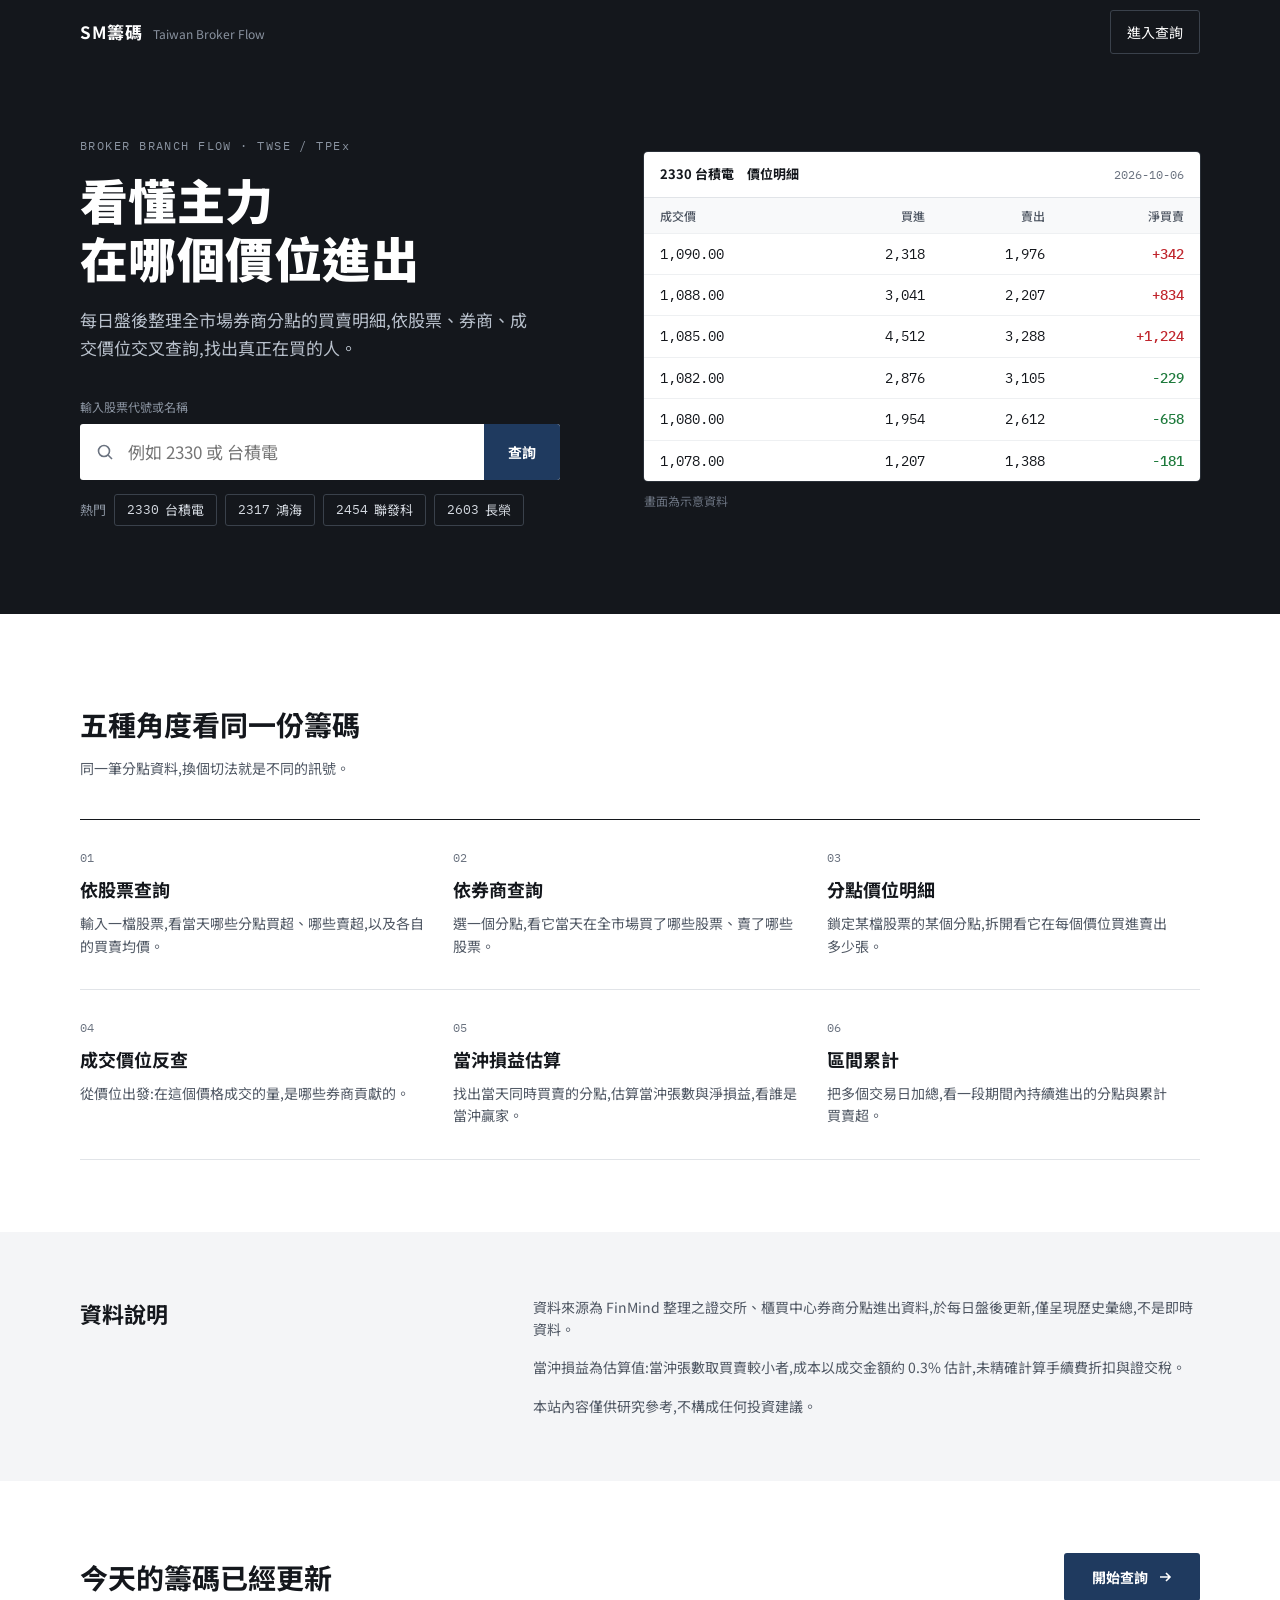
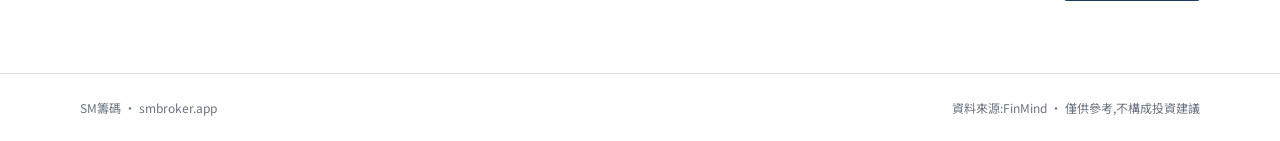
<file: index.html>
<!DOCTYPE html>
<html lang="zh-Hant">
<head>
<meta charset="utf-8" />
<meta name="viewport" content="width=device-width, initial-scale=1" />
<title>SM籌碼 — 看懂主力在哪個價位進出</title>
<meta name="description" content="SM籌碼:台股券商分點籌碼查詢。看懂主力在哪個價位進出,查個股分點買賣、成交均價、當沖贏家與區間統計。" />
<meta property="og:type" content="website" />
<meta property="og:site_name" content="SM籌碼" />
<meta property="og:title" content="SM籌碼 — 看懂主力在哪個價位進出" />
<meta property="og:description" content="台股券商分點籌碼查詢:分點買賣、成交均價、當沖贏家與區間統計。" />
<meta property="og:url" content="https://www.smbroker.app/" />
<link rel="canonical" href="https://www.smbroker.app/" />
<link rel="preconnect" href="https://fonts.googleapis.com">
<link href="https://fonts.googleapis.com/css2?family=Noto+Sans+TC:wght@400;500;700;900&family=IBM+Plex+Mono:wght@400;500&display=swap" rel="stylesheet">
<link rel="stylesheet" href="style.css">
<style>
  body { background: #FFFFFF; }

  .hero { background: var(--ink); color: #FFFFFF; }
  .hero-topbar {
    display: flex; flex-wrap: wrap; justify-content: space-between; align-items: center;
    gap: 12px; min-height: 64px;
  }
  .hero-enter-btn {
    color: #FFFFFF; font-size: 14px; text-decoration: none;
    border: 1px solid var(--line-dark); border-radius: 3px; padding: 10px 16px;
  }
  .hero-body { display: flex; flex-wrap: wrap; gap: 48px; align-items: center; padding: 72px 0 88px; }
  .hero-left { flex: 1 1 420px; min-width: 0; }
  .hero-eyebrow { font-size: 12px; letter-spacing: 0.12em; color: var(--on-dark-3); }
  .hero-title { margin: 16px 0 0; font-size: 48px; line-height: 1.2; font-weight: 900; letter-spacing: 0.01em; }
  .hero-desc { margin: 20px 0 0; font-size: 17px; color: var(--on-dark-2); max-width: 460px; }
  .hero-form { margin-top: 36px; max-width: 480px; }
  .hero-form label { display: block; font-size: 12px; color: var(--on-dark-3); margin-bottom: 8px; }
  .hero-search-box { display: flex; background: #FFFFFF; border-radius: 3px; overflow: hidden; }
  .hero-search-icon { display: flex; align-items: center; padding-left: 16px; color: var(--ink-3); }
  .hero-search-input {
    flex: 1 1 auto; min-width: 0; height: 56px; border: 0; padding: 0 14px;
    font: inherit; font-size: 17px; color: var(--ink); outline: none; background: #FFFFFF;
  }
  .hero-search-btn {
    display: flex; align-items: center; padding: 0 24px; background: var(--accent);
    color: #FFFFFF; border: 0; font: inherit; font-weight: 700; white-space: nowrap; cursor: pointer;
  }
  .hero-hot { display: flex; flex-wrap: wrap; align-items: center; gap: 8px; margin-top: 14px; font-size: 13px; }
  .hero-hot-label { color: var(--on-dark-3); }
  .hero-hot-link {
    display: inline-flex; align-items: center; min-height: 32px; padding: 0 12px;
    border: 1px solid var(--line-dark); border-radius: 3px; color: #D5DAE1; text-decoration: none;
  }

  .hero-right { flex: 1 1 460px; min-width: 0; }
  .preview-panel { background: #FFFFFF; border-radius: 4px; overflow: hidden; color: var(--ink); box-shadow: 0 0 0 1px #2A3038; }
  .preview-panel-head {
    display: flex; justify-content: space-between; align-items: center;
    padding: 12px 16px; border-bottom: 1px solid var(--border);
  }
  .preview-note { font-size: 12px; color: var(--ink-3); margin-top: 10px; }

  .features-section { max-width: 1160px; margin: 0 auto; padding: 88px 20px 72px; }
  .features-grid {
    display: grid; grid-template-columns: repeat(auto-fit, minmax(300px, 1fr));
    gap: 0; margin-top: 40px; border-top: 1px solid var(--ink);
  }
  .feature-item { padding: 28px 28px 32px 0; border-bottom: 1px solid var(--border); }
  .feature-no { font-size: 12px; color: var(--ink-3); }
  .feature-title { margin: 8px 0 0; font-size: 18px; font-weight: 700; }
  .feature-body { margin: 8px 0 0; color: var(--ink-2); font-size: 14px; }

  .data-note-section { background: var(--bg); }
  .data-note-inner { max-width: 1160px; margin: 0 auto; padding: 64px 20px; display: flex; flex-wrap: wrap; gap: 40px; }
  .data-note-col { flex: 2 1 480px; display: flex; flex-direction: column; gap: 16px; color: var(--ink-2); font-size: 14px; }

  .cta-section {
    max-width: 1160px; margin: 0 auto; padding: 72px 20px;
    display: flex; flex-wrap: wrap; justify-content: space-between; align-items: center; gap: 24px;
  }
  .cta-btn {
    display: inline-flex; align-items: center; gap: 10px; height: 48px; padding: 0 28px;
    background: var(--accent); color: #FFFFFF; border-radius: 3px; text-decoration: none; font-weight: 700;
  }

  .landing-footer { border-top: 1px solid var(--border); }
  .landing-footer-inner {
    max-width: 1160px; margin: 0 auto; padding: 24px 20px;
    display: flex; flex-wrap: wrap; justify-content: space-between; gap: 8px;
    font-size: 12px; color: var(--ink-3);
  }
</style>
</head>
<body>

<section class="hero">
  <div class="shell-landing">
    <div class="hero-topbar">
      <div style="display: flex; align-items: baseline; gap: 10px;">
        <span style="font-weight: 700; font-size: 17px; letter-spacing: 0.04em;">SM籌碼</span>
        <span style="font-size: 12px; color: var(--on-dark-3);">Taiwan Broker Flow</span>
      </div>
      <a href="stock.html" class="hero-enter-btn">進入查詢</a>
    </div>

    <div class="hero-body">
      <div class="hero-left">
        <div class="num hero-eyebrow">BROKER BRANCH FLOW · TWSE / TPEx</div>
        <h1 class="hero-title">看懂主力<br>在哪個價位進出</h1>
        <p class="hero-desc">每日盤後整理全市場券商分點的買賣明細,依股票、券商、成交價位交叉查詢,找出真正在買的人。</p>
        <form class="hero-form" onsubmit="return false;">
          <label for="hero-q">輸入股票代號或名稱</label>
          <div class="hero-search-box">
            <span class="hero-search-icon">
              <svg width="18" height="18" viewBox="0 0 18 18" aria-hidden="true"><circle cx="8" cy="8" r="5.5" fill="none" stroke="currentColor" stroke-width="1.6"></circle><path d="M12 12 L16 16" stroke="currentColor" stroke-width="1.6"></path></svg>
            </span>
            <input id="hero-q" class="hero-search-input" placeholder="例如 2330 或 台積電" onkeydown="if(event.key==='Enter') submitHeroSearch()" />
            <button type="button" class="hero-search-btn" onclick="submitHeroSearch()">查詢</button>
          </div>
          <div class="hero-hot">
            <span class="hero-hot-label">熱門</span>
            <a href="stock.html?code=2330" class="hero-hot-link"><span class="num" style="margin-right: 6px;">2330</span>台積電</a>
            <a href="stock.html?code=2317" class="hero-hot-link"><span class="num" style="margin-right: 6px;">2317</span>鴻海</a>
            <a href="stock.html?code=2454" class="hero-hot-link"><span class="num" style="margin-right: 6px;">2454</span>聯發科</a>
            <a href="stock.html?code=2603" class="hero-hot-link"><span class="num" style="margin-right: 6px;">2603</span>長榮</a>
          </div>
        </form>
      </div>

      <div class="hero-right">
        <div class="preview-panel">
          <div class="preview-panel-head">
            <span style="font-size: 13px; font-weight: 700;">2330 台積電　價位明細</span>
            <span class="num" style="font-size: 12px; color: var(--ink-3);">2026-10-06</span>
          </div>
          <div class="table-scroll">
            <table class="data-table" style="min-width: 380px;">
              <thead>
                <tr>
                  <th>成交價</th>
                  <th>買進</th>
                  <th>賣出</th>
                  <th>淨買賣</th>
                </tr>
              </thead>
              <tbody>
                <tr><td class="num">1,090.00</td><td class="num">2,318</td><td class="num">1,976</td><td class="num net-up">+342</td></tr>
                <tr><td class="num">1,088.00</td><td class="num">3,041</td><td class="num">2,207</td><td class="num net-up">+834</td></tr>
                <tr><td class="num">1,085.00</td><td class="num">4,512</td><td class="num">3,288</td><td class="num net-up">+1,224</td></tr>
                <tr><td class="num">1,082.00</td><td class="num">2,876</td><td class="num">3,105</td><td class="num net-down">-229</td></tr>
                <tr><td class="num">1,080.00</td><td class="num">1,954</td><td class="num">2,612</td><td class="num net-down">-658</td></tr>
                <tr><td class="num">1,078.00</td><td class="num">1,207</td><td class="num">1,388</td><td class="num net-down">-181</td></tr>
              </tbody>
            </table>
          </div>
        </div>
        <div class="preview-note">畫面為示意資料</div>
      </div>
    </div>
  </div>
</section>

<section class="features-section">
  <h2 style="margin: 0; font-size: 28px; font-weight: 700;">五種角度看同一份籌碼</h2>
  <p style="margin: 10px 0 0; color: var(--ink-2); max-width: 560px;">同一筆分點資料,換個切法就是不同的訊號。</p>
  <div class="features-grid">
    <div class="feature-item">
      <div class="num feature-no">01</div>
      <h3 class="feature-title">依股票查詢</h3>
      <p class="feature-body">輸入一檔股票,看當天哪些分點買超、哪些賣超,以及各自的買賣均價。</p>
    </div>
    <div class="feature-item">
      <div class="num feature-no">02</div>
      <h3 class="feature-title">依券商查詢</h3>
      <p class="feature-body">選一個分點,看它當天在全市場買了哪些股票、賣了哪些股票。</p>
    </div>
    <div class="feature-item">
      <div class="num feature-no">03</div>
      <h3 class="feature-title">分點價位明細</h3>
      <p class="feature-body">鎖定某檔股票的某個分點,拆開看它在每個價位買進賣出多少張。</p>
    </div>
    <div class="feature-item">
      <div class="num feature-no">04</div>
      <h3 class="feature-title">成交價位反查</h3>
      <p class="feature-body">從價位出發:在這個價格成交的量,是哪些券商貢獻的。</p>
    </div>
    <div class="feature-item">
      <div class="num feature-no">05</div>
      <h3 class="feature-title">當沖損益估算</h3>
      <p class="feature-body">找出當天同時買賣的分點,估算當沖張數與淨損益,看誰是當沖贏家。</p>
    </div>
    <div class="feature-item">
      <div class="num feature-no">06</div>
      <h3 class="feature-title">區間累計</h3>
      <p class="feature-body">把多個交易日加總,看一段期間內持續進出的分點與累計買賣超。</p>
    </div>
  </div>
</section>

<section class="data-note-section">
  <div class="data-note-inner">
    <div style="flex: 1 1 320px;">
      <h2 style="margin: 0; font-size: 22px; font-weight: 700;">資料說明</h2>
    </div>
    <div class="data-note-col">
      <p style="margin: 0;">資料來源為 FinMind 整理之證交所、櫃買中心券商分點進出資料,於每日盤後更新,僅呈現歷史彙總,不是即時資料。</p>
      <p style="margin: 0;">當沖損益為估算值:當沖張數取買賣較小者,成本以成交金額約 0.3% 估計,未精確計算手續費折扣與證交稅。</p>
      <p style="margin: 0;">本站內容僅供研究參考,不構成任何投資建議。</p>
    </div>
  </div>
</section>

<section class="cta-section">
  <h2 style="margin: 0; font-size: 28px; font-weight: 700;">今天的籌碼已經更新</h2>
  <a href="stock.html" class="cta-btn">開始查詢
    <svg width="14" height="14" viewBox="0 0 14 14" aria-hidden="true"><path d="M2 7 H12 M8 3 L12 7 L8 11" fill="none" stroke="currentColor" stroke-width="1.6"></path></svg>
  </a>
</section>

<footer class="landing-footer">
  <div class="landing-footer-inner">
    <span>SM籌碼 · smbroker.app</span>
    <span>資料來源:FinMind · 僅供參考,不構成投資建議</span>
  </div>
</footer>

<script>
  function submitHeroSearch() {
    const val = document.getElementById('hero-q').value.trim();
    if (!val) return;
    window.location.href = 'stock.html?code=' + encodeURIComponent(val);
  }
</script>

</body>
</html>
</file>
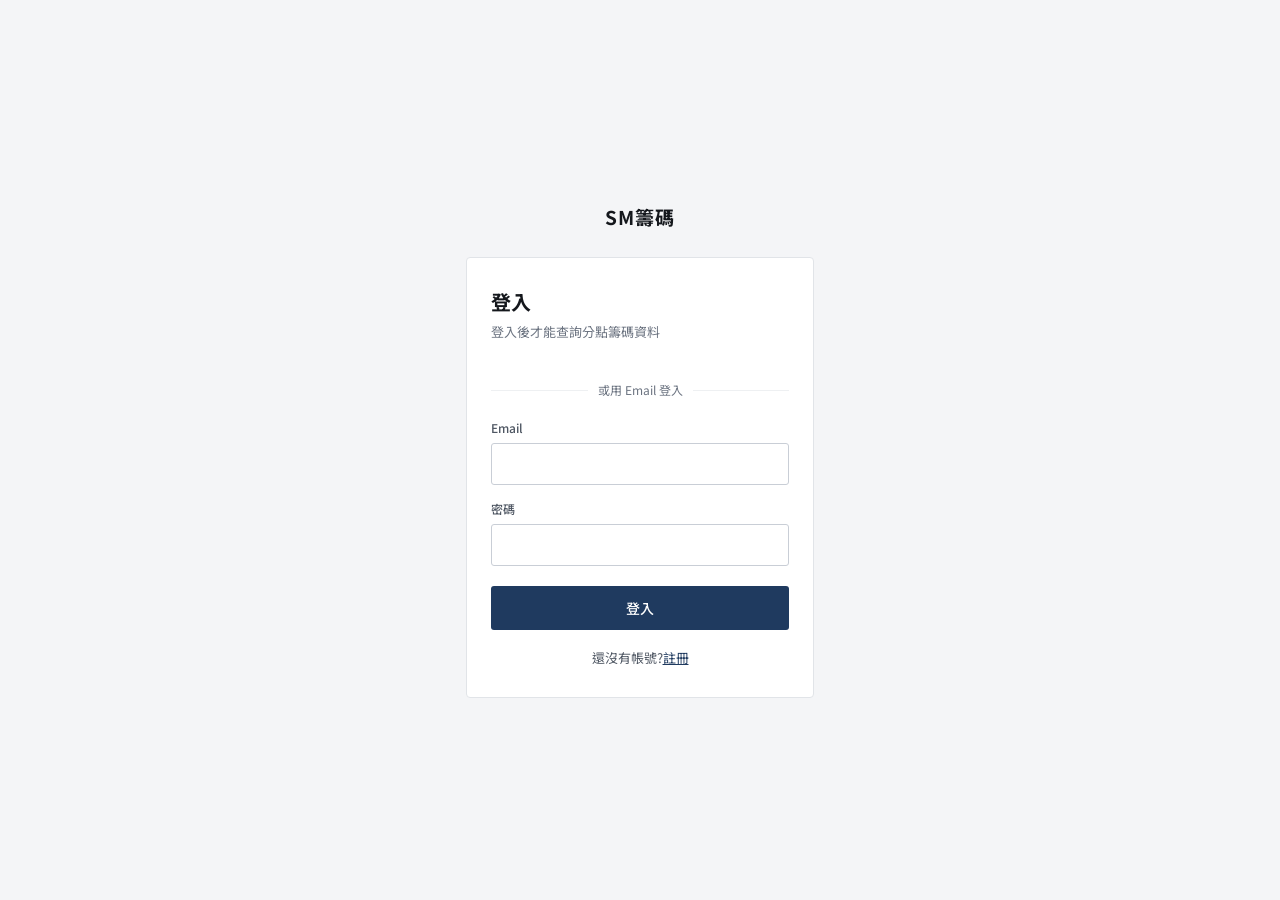
<file: broker.html>
<!DOCTYPE html>
<html lang="zh-Hant">
<head>
<meta charset="utf-8" />
<meta name="viewport" content="width=device-width, initial-scale=1" />
<title>依券商查詢 — SM籌碼</title>
<link rel="preconnect" href="https://fonts.googleapis.com">
<link href="https://fonts.googleapis.com/css2?family=Noto+Sans+TC:wght@400;500;700;900&family=IBM+Plex+Mono:wght@400;500&display=swap" rel="stylesheet">
<link rel="stylesheet" href="style.css">
</head>
<body>

<header class="topnav">
  <div class="topnav-inner">
    <a href="index.html" class="topnav-brand">
      <span class="topnav-brand-name">SM籌碼</span>
      <span class="topnav-brand-tag">Taiwan Broker Flow</span>
    </a>
    <nav class="topnav-tabs">
      <a href="stock.html" class="topnav-tab">依股票</a>
      <a href="broker.html" class="topnav-tab active">依券商</a>
      <a href="range_broker.html" class="topnav-tab">區間查詢</a>
    </nav>
    <a href="#" class="topnav-tab" onclick="logout(); return false;" style="margin-left: auto;">登出</a>
  </div>
</header>

<main class="shell-tool">

  <form class="query-form" onsubmit="return false;">
    <div class="field" style="flex: 1 1 220px;">
      <label for="q-broker">券商分點名稱</label>
      <input id="q-broker" list="brokerList" placeholder="例如 凱基信義" onkeydown="if(event.key==='Enter') handleQuery()" />
      <datalist id="brokerList"></datalist>
    </div>
    <div class="field" style="flex: 0 1 180px;">
      <label for="q-date">交易日</label>
      <input id="q-date" type="date" class="num" onkeydown="if(event.key==='Enter') handleQuery()" />
    </div>
    <button type="button" class="btn" onclick="handleQuery()">查詢</button>
  </form>

  <section class="table-panel">
    <div class="table-panel-head">
      <h2 class="table-panel-title">全市場買賣明細</h2>
      <span class="table-panel-note" id="resultNote">依淨買賣排序</span>
    </div>
    <div class="stat-row" id="queryStats"></div>
    <div class="table-scroll">
      <table class="data-table" id="resultTable">
        <thead>
          <tr>
            <th data-col="stock_id">股票代號</th>
            <th class="sort-th" data-col="buy_avg" onclick="sortTable('buy_avg')">買均價</th>
            <th class="sort-th" data-col="sell_avg" onclick="sortTable('sell_avg')">賣均價</th>
            <th class="sort-th" data-col="total_buy_lots" onclick="sortTable('total_buy_lots')">買進</th>
            <th class="sort-th" data-col="total_sell_lots" onclick="sortTable('total_sell_lots')">賣出</th>
            <th class="sort-th active" data-col="net_lots" onclick="sortTable('net_lots')">淨買賣</th>
          </tr>
        </thead>
        <tbody id="resultBody"><tr><td colspan="6" class="loading-note">請輸入券商名稱與日期後查詢</td></tr></tbody>
      </table>
    </div>
  </section>

  <footer class="page-footer">
    <span>資料來源:FinMind · 盤後彙總資料,非即時</span>
    <span id="lastUpdateNote"></span>
    <span>單位:張</span>
    <span>本站資料僅供參考,不構成任何投資建議</span>
  </footer>
</main>

<script>
  const API_BASE = 'https://sgq.vwa.mybluehost.me/broker/';

  let resultData = [];
  let sortCol = 'net_lots';
  let sortDesc = true;
  let currentBroker = '';
  let currentDate = '';
  let initialLoadDone = false;

  function logout() {
    const token = localStorage.getItem('sm_auth_token');
    if (token) {
      fetch(API_BASE + 'logout.php', {
        method: 'POST', headers: { 'Content-Type': 'application/json' }, body: JSON.stringify({ token }),
      }).catch(() => {});
    }
    localStorage.removeItem('sm_auth_token');
    window.location.href = 'login.html';
  }

  function goToLogin() {
    localStorage.removeItem('sm_auth_token');
    window.location.href = 'login.html?redirect=' + encodeURIComponent(location.pathname + location.search);
  }

  const authToken = localStorage.getItem('sm_auth_token');
  if (!authToken) { goToLogin(); }

  async function fetchJson(url) {
    const sep = url.includes('?') ? '&' : '?';
    const res = await fetch(url + sep + 'auth_token=' + encodeURIComponent(authToken));
    if (res.status === 401) { goToLogin(); throw new Error('unauthorized'); }
    if (!res.ok) throw new Error(`HTTP ${res.status}`);
    return res.json();
  }

  function downIcon() {
    return '<svg class="sort-icon" width="8" height="8" viewBox="0 0 8 8" aria-hidden="true"><path d="M1 2.5 L4 5.5 L7 2.5" fill="none" stroke="currentColor" stroke-width="1.4"></path></svg>';
  }
  function upIcon() {
    return '<svg class="sort-icon" width="8" height="8" viewBox="0 0 8 8" aria-hidden="true"><path d="M1 5.5 L4 2.5 L7 5.5" fill="none" stroke="currentColor" stroke-width="1.4"></path></svg>';
  }

  function skeletonRows(cols, rows = 6) {
    let html = '';
    for (let r = 0; r < rows; r++) {
      html += '<tr>';
      for (let c = 0; c < cols; c++) {
        const w = 40 + Math.floor(Math.random() * 50);
        html += `<td><span class="skeleton-cell" style="width:${w}px;"></span></td>`;
      }
      html += '</tr>';
    }
    return html;
  }

  function staggerRows(containerEl) {
    containerEl.querySelectorAll('tr').forEach((tr, i) => {
      tr.classList.add('row-fade-in');
      tr.style.animationDelay = Math.min(i * 20, 280) + 'ms';
    });
  }

  function updateSortHeaders(col, desc) {
    const table = document.getElementById('resultTable');
    table.querySelectorAll('thead th').forEach(th => {
      th.classList.remove('active');
      th.innerHTML = th.innerText;
    });
    const activeTh = table.querySelector(`thead th[data-col="${col}"]`);
    if (activeTh) {
      activeTh.classList.add('active');
      activeTh.innerHTML = activeTh.innerText + (desc ? downIcon() : upIcon());
    }
  }

  function updateUrl() {
    const url = new URL(window.location.href);
    url.searchParams.set('broker', currentBroker);
    url.searchParams.set('date', currentDate);
    if (!initialLoadDone) {
      history.replaceState({ broker: currentBroker, date: currentDate }, '', url);
      initialLoadDone = true;
    } else {
      history.pushState({ broker: currentBroker, date: currentDate }, '', url);
    }
  }

  async function init() {
    const allBrokerNames = await fetchJson(API_BASE + 'brokers.php');
    const dl = document.getElementById('brokerList');
    dl.innerHTML = '';
    allBrokerNames.forEach(name => {
      const opt = document.createElement('option');
      opt.value = name;
      dl.appendChild(opt);
    });

    const params = new URLSearchParams(window.location.search);
    const urlBroker = params.get('broker');
    const urlDate = params.get('date');

    const todayStr = new Date().toISOString().slice(0, 10);
    document.getElementById('q-date').value = urlDate || todayStr;

    if (urlBroker) {
      document.getElementById('q-broker').value = urlBroker;
      await loadQuery(urlBroker, urlDate || todayStr);
    }
  }

  function handleQuery() {
    const broker = document.getElementById('q-broker').value.trim();
    const date = document.getElementById('q-date').value;
    if (!broker || !date) {
      alert('請輸入券商名稱跟日期');
      return;
    }
    loadQuery(broker, date);
  }

  async function loadQuery(broker, date) {
    currentBroker = broker;
    currentDate = date;
    updateUrl();

    document.getElementById('resultBody').innerHTML = skeletonRows(6);
    const data = await fetchJson(API_BASE + `broker_query.php?broker=${encodeURIComponent(broker)}&date=${encodeURIComponent(date)}`);
    resultData = data.rows || [];

    if (resultData.length === 0) {
      document.getElementById('queryStats').innerHTML = `<span>查無資料:<b>${broker}</b> 在 <b>${date}</b> 這天沒有買賣紀錄</span>`;
      document.getElementById('resultBody').innerHTML = '<tr><td colspan="6" class="loading-note">查無資料</td></tr>';
      return;
    }

    const totalBuy = resultData.reduce((s, r) => s + r.total_buy_lots, 0);
    const totalSell = resultData.reduce((s, r) => s + r.total_sell_lots, 0);
    document.getElementById('queryStats').innerHTML = `
      <span>券商:<b>${broker}</b></span>
      <span>日期:<b class="num">${date}</b></span>
      <span>涉及股票數:<b class="num">${resultData.length}</b> 檔</span>
      <span>總買進:<b class="num" style="color: var(--up);">${totalBuy.toFixed(1)} 張</b></span>
      <span>總賣出:<b class="num" style="color: var(--down);">${totalSell.toFixed(1)} 張</b></span>
    `;
    renderTable();
  }

  function renderTable() {
    const items = [...resultData].sort((a, b) => {
      let vA = a[sortCol], vB = b[sortCol];
      if (typeof vA === 'string') return sortDesc ? vB.localeCompare(vA) : vA.localeCompare(vB);
      return sortDesc ? (vB - vA) : (vA - vB);
    });

    let html = '';
    items.forEach(it => {
      const cls = it.net_lots > 0 ? 'net-up' : (it.net_lots < 0 ? 'net-down' : '');
      html += `<tr>
        <td class="col-name">${it.stock_id}</td>
        <td class="num col-muted">${it.buy_avg.toFixed(2)}</td>
        <td class="num col-muted">${it.sell_avg.toFixed(2)}</td>
        <td class="num" style="color: var(--up);">${it.total_buy_lots.toFixed(1)}</td>
        <td class="num" style="color: var(--down);">${it.total_sell_lots.toFixed(1)}</td>
        <td class="num ${cls}">${it.net_lots > 0 ? '+' : ''}${it.net_lots.toFixed(1)}</td>
      </tr>`;
    });
    document.getElementById('resultBody').innerHTML = html;
    staggerRows(document.getElementById('resultBody'));
    updateSortHeaders(sortCol, sortDesc);
  }

  function sortTable(col) {
    if (sortCol === col) sortDesc = !sortDesc;
    else { sortCol = col; sortDesc = true; }
    renderTable();
  }

  window.addEventListener('popstate', () => {
    const params = new URLSearchParams(window.location.search);
    const broker = params.get('broker');
    const date = params.get('date');
    if (broker && date) {
      document.getElementById('q-broker').value = broker;
      document.getElementById('q-date').value = date;
      loadQuery(broker, date);
    }
  });

  async function loadLastUpdateNote() {
    try {
      const res = await fetch('https://api.github.com/repos/Ejacu/broker-dashboard/actions/workflows/daily_broker_update.yml/runs?status=success&per_page=1');
      const data = await res.json();
      const run = data.workflow_runs && data.workflow_runs[0];
      if (!run) return;
      const taipei = new Date(run.created_at).toLocaleString('zh-TW', {
        timeZone: 'Asia/Taipei', year: 'numeric', month: '2-digit', day: '2-digit', hour: '2-digit', minute: '2-digit'
      });
      document.getElementById('lastUpdateNote').innerText = `資料最後更新:${taipei}(台灣時間)`;
    } catch (e) { /* 這個資訊非必要,拿不到就算了,不影響主功能 */ }
  }
  loadLastUpdateNote();

  init().catch(err => {
    document.getElementById('resultBody').innerHTML = `<tr><td colspan="6" class="loading-note">載入失敗:${err.message}</td></tr>`;
  });
</script>

</body>
</html>
</file>
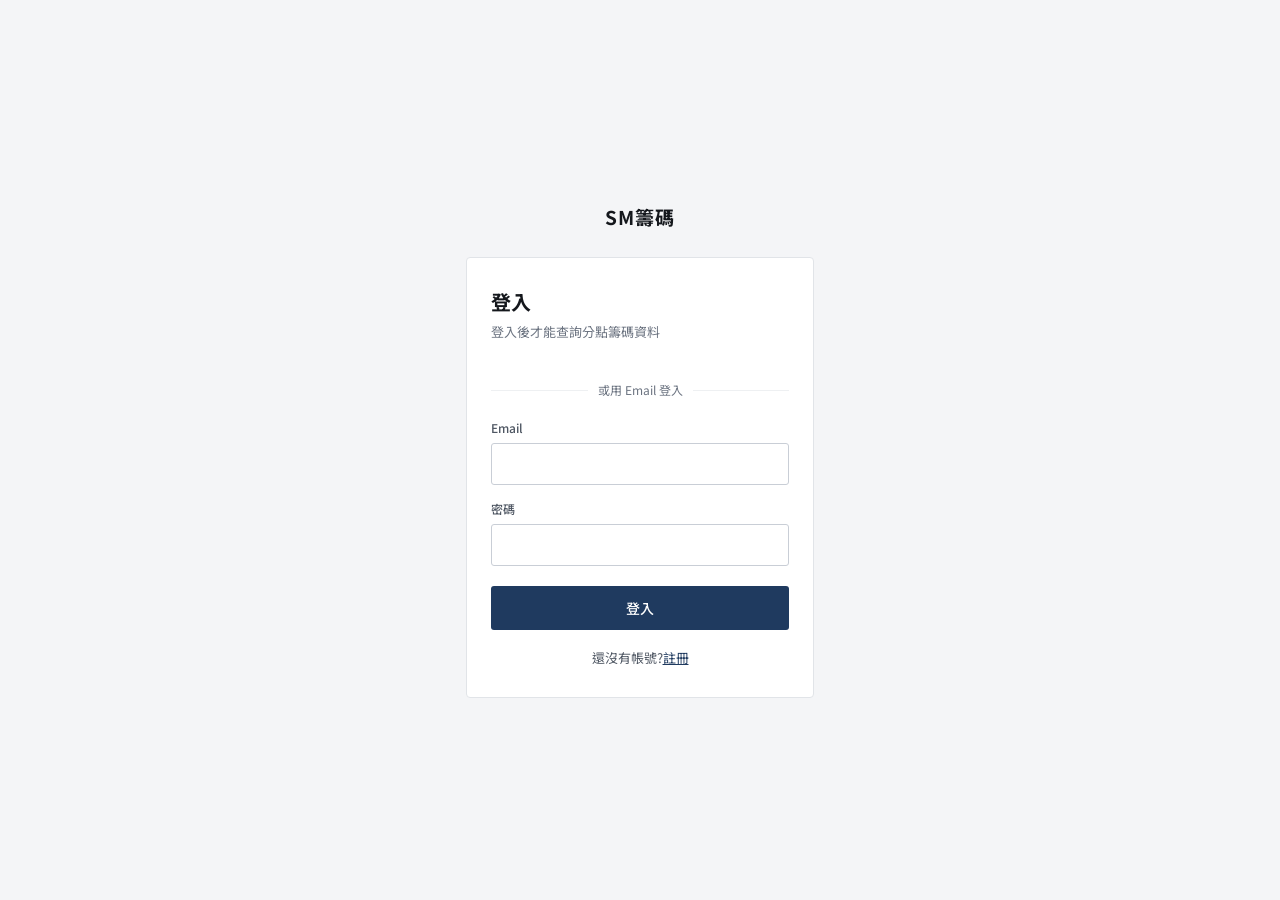
<file: login.html>
<!DOCTYPE html>
<html lang="zh-Hant">
<head>
<meta charset="utf-8" />
<meta name="robots" content="noindex" />
<meta name="viewport" content="width=device-width, initial-scale=1" />
<title>登入 — SM籌碼</title>
<link rel="preconnect" href="https://fonts.googleapis.com">
<link href="https://fonts.googleapis.com/css2?family=Noto+Sans+TC:wght@400;500;700;900&family=IBM+Plex+Mono:wght@400;500&display=swap" rel="stylesheet">
<link rel="stylesheet" href="style.css">
<script src="https://accounts.google.com/gsi/client" async defer></script>
<style>
  body { display: flex; align-items: center; justify-content: center; min-height: 100vh; }
  .auth-card { width: 100%; max-width: 380px; padding: 16px; }
  .auth-panel { background: var(--surface); border: 1px solid var(--border); border-radius: 4px; padding: 28px 24px; }
  .auth-title { margin: 0 0 4px; font-size: 20px; font-weight: 700; }
  .auth-brand { text-align: center; margin-bottom: 24px; }
  .auth-sub { margin: 0 0 20px; font-size: 13px; color: var(--ink-3); }
  .auth-field { display: flex; flex-direction: column; gap: 6px; margin-bottom: 14px; }
  .auth-field label { font-size: 12px; color: var(--ink-2); font-weight: 500; }
  .auth-field input {
    height: 42px; box-sizing: border-box; border: 1px solid var(--input-border);
    border-radius: 3px; padding: 0 12px; font: inherit; font-size: 14px; color: var(--ink); background: var(--surface);
  }
  .auth-btn {
    width: 100%; height: 44px; border: 0; border-radius: 3px; background: var(--accent);
    color: #FFFFFF; font: inherit; font-weight: 500; font-size: 14px; cursor: pointer; margin-top: 6px;
  }
  .auth-btn:hover { background: #0F2440; }
  .auth-error { font-size: 13px; color: var(--up); margin-top: 10px; display: none; }
  .auth-foot { text-align: center; font-size: 13px; color: var(--ink-2); margin-top: 18px; }
  .auth-divider { display: flex; align-items: center; gap: 10px; margin: 18px 0; font-size: 12px; color: var(--ink-3); }
  .auth-divider::before, .auth-divider::after { content: ''; flex: 1; height: 1px; background: var(--border-soft); }
  #googleBtn { display: flex; justify-content: center; margin-bottom: 4px; }
</style>
</head>
<body>

<div class="auth-card">
  <div class="auth-brand">
    <span style="font-weight: 700; font-size: 19px; letter-spacing: 0.04em; color: var(--ink);">SM籌碼</span>
  </div>
  <div class="auth-panel">
    <h1 class="auth-title">登入</h1>
    <p class="auth-sub">登入後才能查詢分點籌碼資料</p>

    <div id="googleBtn"></div>
    <div class="auth-divider">或用 Email 登入</div>

    <form onsubmit="return false;">
      <div class="auth-field">
        <label for="email">Email</label>
        <input id="email" type="email" autocomplete="username" onkeydown="if(event.key==='Enter') doLogin()" />
      </div>
      <div class="auth-field">
        <label for="password">密碼</label>
        <input id="password" type="password" autocomplete="current-password" onkeydown="if(event.key==='Enter') doLogin()" />
      </div>
      <button type="button" class="auth-btn" onclick="doLogin()">登入</button>
      <div class="auth-error" id="errorMsg"></div>
    </form>
    <div class="auth-foot">還沒有帳號?<a href="#" id="registerLink">註冊</a></div>
  </div>
</div>

<script>
  const API_BASE = 'https://sgq.vwa.mybluehost.me/broker/';

  const params = new URLSearchParams(window.location.search);
  const redirect = params.get('redirect') || 'stock.html';
  document.getElementById('registerLink').href = 'register.html?redirect=' + encodeURIComponent(redirect);

  // 已經登入過就直接跳走,不用再看一次登入頁
  if (localStorage.getItem('sm_auth_token')) {
    window.location.href = redirect;
  }

  const GOOGLE_CLIENT_ID = '105409233217-i3or2ffhst67bbhis9le86qm0ldp7ovo.apps.googleusercontent.com';

  window.onload = function () {
    if (typeof google === 'undefined') return;
    google.accounts.id.initialize({ client_id: GOOGLE_CLIENT_ID, callback: handleGoogleCredential });
    google.accounts.id.renderButton(document.getElementById('googleBtn'), { theme: 'outline', size: 'large', width: 332, text: 'continue_with' });
  };

  async function handleGoogleCredential(response) {
    const errorEl = document.getElementById('errorMsg');
    errorEl.style.display = 'none';
    try {
      const res = await fetch(API_BASE + 'google_login.php', {
        method: 'POST',
        headers: { 'Content-Type': 'application/json' },
        body: JSON.stringify({ credential: response.credential }),
      });
      const data = await res.json();
      if (!res.ok) {
        errorEl.innerText = 'Google 登入失敗,請稍後再試';
        errorEl.style.display = 'block';
        return;
      }
      localStorage.setItem('sm_auth_token', data.token);
      localStorage.setItem('sm_auth_expires', data.expires_at);
      window.location.href = redirect;
    } catch (e) {
      errorEl.innerText = '連線失敗,請稍後再試';
      errorEl.style.display = 'block';
    }
  }

  async function doLogin() {
    const email = document.getElementById('email').value.trim();
    const password = document.getElementById('password').value;
    const errorEl = document.getElementById('errorMsg');
    errorEl.style.display = 'none';

    if (!email || !password) {
      errorEl.innerText = '請輸入 Email 跟密碼';
      errorEl.style.display = 'block';
      return;
    }

    try {
      const res = await fetch(API_BASE + 'login.php', {
        method: 'POST',
        headers: { 'Content-Type': 'application/json' },
        body: JSON.stringify({ email, password }),
      });
      const data = await res.json();
      if (!res.ok) {
        errorEl.innerText = data.error === 'invalid_credentials' ? 'Email 或密碼不正確' : '登入失敗,請稍後再試';
        errorEl.style.display = 'block';
        return;
      }
      localStorage.setItem('sm_auth_token', data.token);
      localStorage.setItem('sm_auth_expires', data.expires_at);
      window.location.href = redirect;
    } catch (e) {
      errorEl.innerText = '連線失敗,請稍後再試';
      errorEl.style.display = 'block';
    }
  }
</script>

</body>
</html>
</file>
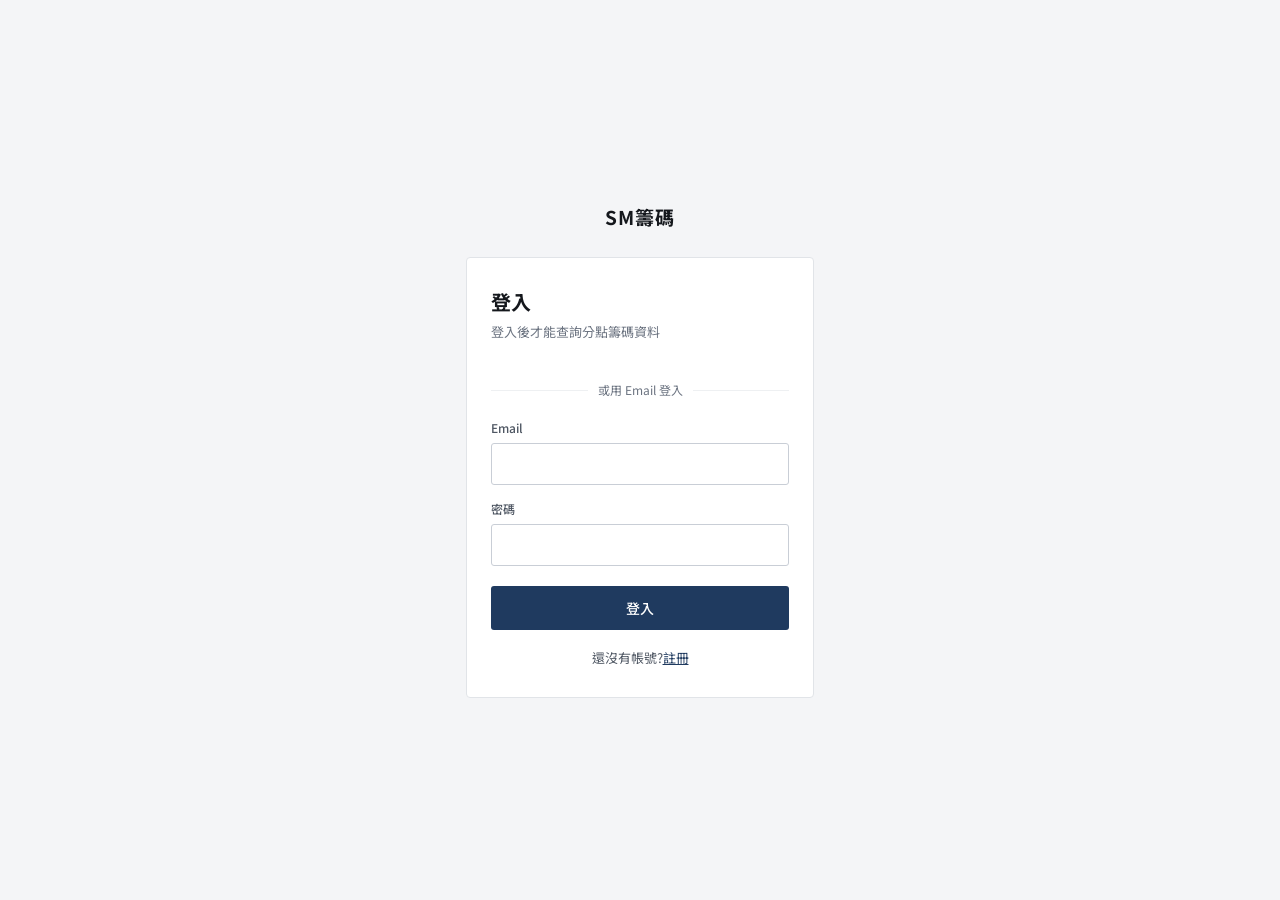
<file: range_broker.html>
<!DOCTYPE html>
<html lang="zh-Hant">
<head>
<meta charset="utf-8" />
<meta name="viewport" content="width=device-width, initial-scale=1" />
<title>全市場券商區間查詢 — SM籌碼</title>
<link rel="preconnect" href="https://fonts.googleapis.com">
<link href="https://fonts.googleapis.com/css2?family=Noto+Sans+TC:wght@400;500;700;900&family=IBM+Plex+Mono:wght@400;500&display=swap" rel="stylesheet">
<link rel="stylesheet" href="style.css">
</head>
<body>

<header class="topnav">
  <div class="topnav-inner">
    <a href="index.html" class="topnav-brand">
      <span class="topnav-brand-name">SM籌碼</span>
      <span class="topnav-brand-tag">Taiwan Broker Flow</span>
    </a>
    <nav class="topnav-tabs">
      <a href="stock.html" class="topnav-tab">依股票</a>
      <a href="broker.html" class="topnav-tab">依券商</a>
      <a href="range_broker.html" class="topnav-tab active">區間查詢</a>
    </nav>
    <a href="#" class="topnav-tab" onclick="logout(); return false;" style="margin-left: auto;">登出</a>
  </div>
</header>

<main class="shell-tool">

  <form class="query-form" onsubmit="return false;">
    <div class="field" style="flex: 1 1 220px;">
      <label for="q-broker">券商分點名稱</label>
      <input id="q-broker" list="brokerList" placeholder="例如 凱基信義" />
      <datalist id="brokerList"></datalist>
    </div>
    <div class="field" style="flex: 0 1 160px;">
      <label for="q-start">起</label>
      <input id="q-start" type="date" class="num" />
    </div>
    <div class="field" style="flex: 0 1 160px;">
      <label for="q-end">迄</label>
      <input id="q-end" type="date" class="num" />
    </div>
    <button type="button" class="btn" onclick="loadRange()">查詢</button>
    <a href="range_stock.html" class="text-link">改查單一股票在區間內的分點</a>
  </form>

  <section class="table-panel">
    <div class="table-panel-head">
      <h2 class="table-panel-title">各股票區間彙總</h2>
      <span class="table-panel-note">依淨買賣排序</span>
    </div>
    <div class="stat-row" id="rangeStats"></div>
    <div class="table-scroll">
      <table class="data-table" id="resultTable">
        <thead>
          <tr>
            <th data-col="stock_id">股票代號</th>
            <th class="sort-th" data-col="buy_avg" onclick="sortTable('buy_avg')">買均價</th>
            <th class="sort-th" data-col="sell_avg" onclick="sortTable('sell_avg')">賣均價</th>
            <th class="sort-th" data-col="total_buy_lots" onclick="sortTable('total_buy_lots')">總買進</th>
            <th class="sort-th" data-col="total_sell_lots" onclick="sortTable('total_sell_lots')">總賣出</th>
            <th class="sort-th active" data-col="net_lots" onclick="sortTable('net_lots')">淨買賣超</th>
          </tr>
        </thead>
        <tbody id="resultBody"><tr><td colspan="6" class="loading-note">請輸入券商名稱與日期區間後查詢</td></tr></tbody>
      </table>
    </div>

    <div id="detailPanel" style="display:none; border-top: 1px dashed var(--border); margin-top: 8px;">
      <div style="padding: 14px 16px 0; font-size: 14px; font-weight: 700;" id="detailTitle"></div>
      <div class="table-scroll" style="padding: 10px 16px 16px;">
        <table class="data-table">
          <thead>
            <tr>
              <th>日期</th>
              <th>買均價</th>
              <th>賣均價</th>
              <th>買進</th>
              <th>賣出</th>
              <th>淨買賣超</th>
            </tr>
          </thead>
          <tbody id="detailBody"></tbody>
        </table>
      </div>
    </div>
  </section>

  <footer class="page-footer">
    <span>資料來源:FinMind · 盤後彙總資料,非即時</span>
    <span id="lastUpdateNote"></span>
    <span>單位:張</span>
    <span>本站資料僅供參考,不構成任何投資建議</span>
  </footer>
</main>

<script>
  const API_BASE = 'https://sgq.vwa.mybluehost.me/broker/';

  let rangeData = [];
  let sortCol = 'net_lots';
  let sortDesc = true;
  let currentBroker = '';
  let currentStart = '';
  let currentEnd = '';
  let activeStock = '';

  function logout() {
    const token = localStorage.getItem('sm_auth_token');
    if (token) {
      fetch(API_BASE + 'logout.php', {
        method: 'POST', headers: { 'Content-Type': 'application/json' }, body: JSON.stringify({ token }),
      }).catch(() => {});
    }
    localStorage.removeItem('sm_auth_token');
    window.location.href = 'login.html';
  }

  function goToLogin() {
    localStorage.removeItem('sm_auth_token');
    window.location.href = 'login.html?redirect=' + encodeURIComponent(location.pathname + location.search);
  }

  const authToken = localStorage.getItem('sm_auth_token');
  if (!authToken) { goToLogin(); }

  async function fetchJson(url) {
    const sep = url.includes('?') ? '&' : '?';
    const res = await fetch(url + sep + 'auth_token=' + encodeURIComponent(authToken));
    if (res.status === 401) { goToLogin(); throw new Error('unauthorized'); }
    if (!res.ok) throw new Error(`HTTP ${res.status}`);
    return res.json();
  }

  function downIcon() {
    return '<svg class="sort-icon" width="8" height="8" viewBox="0 0 8 8" aria-hidden="true"><path d="M1 2.5 L4 5.5 L7 2.5" fill="none" stroke="currentColor" stroke-width="1.4"></path></svg>';
  }
  function upIcon() {
    return '<svg class="sort-icon" width="8" height="8" viewBox="0 0 8 8" aria-hidden="true"><path d="M1 5.5 L4 2.5 L7 5.5" fill="none" stroke="currentColor" stroke-width="1.4"></path></svg>';
  }

  function skeletonRows(cols, rows = 6) {
    let html = '';
    for (let r = 0; r < rows; r++) {
      html += '<tr>';
      for (let c = 0; c < cols; c++) {
        const w = 40 + Math.floor(Math.random() * 50);
        html += `<td><span class="skeleton-cell" style="width:${w}px;"></span></td>`;
      }
      html += '</tr>';
    }
    return html;
  }

  function staggerRows(containerEl) {
    containerEl.querySelectorAll('tr').forEach((tr, i) => {
      tr.classList.add('row-fade-in');
      tr.style.animationDelay = Math.min(i * 20, 280) + 'ms';
    });
  }

  function updateSortHeaders(col, desc) {
    const table = document.getElementById('resultTable');
    table.querySelectorAll('thead th').forEach(th => {
      th.classList.remove('active');
      th.innerHTML = th.innerText;
    });
    const activeTh = table.querySelector(`thead th[data-col="${col}"]`);
    if (activeTh) {
      activeTh.classList.add('active');
      activeTh.innerHTML = activeTh.innerText + (desc ? downIcon() : upIcon());
    }
  }

  async function init() {
    const allBrokerNames = await fetchJson(API_BASE + 'brokers.php');
    const dl = document.getElementById('brokerList');
    dl.innerHTML = '';
    allBrokerNames.forEach(name => {
      const opt = document.createElement('option');
      opt.value = name;
      dl.appendChild(opt);
    });

    const params = new URLSearchParams(window.location.search);
    const today = new Date();
    const weekAgo = new Date(today);
    weekAgo.setDate(weekAgo.getDate() - 7);
    document.getElementById('q-end').value = params.get('end') || today.toISOString().slice(0, 10);
    document.getElementById('q-start').value = params.get('start') || weekAgo.toISOString().slice(0, 10);

    const broker = params.get('broker');
    if (broker) {
      document.getElementById('q-broker').value = broker;
      await loadRange();
    }
  }

  function updateUrl() {
    const url = new URL(window.location.href);
    url.searchParams.set('broker', currentBroker);
    url.searchParams.set('start', currentStart);
    url.searchParams.set('end', currentEnd);
    history.replaceState({}, '', url);
  }

  async function loadRange() {
    const broker = document.getElementById('q-broker').value.trim();
    const start = document.getElementById('q-start').value;
    const end = document.getElementById('q-end').value;
    if (!broker || !start || !end) {
      alert('請輸入券商名稱與日期區間');
      return;
    }
    currentBroker = broker;
    currentStart = start;
    currentEnd = end;
    updateUrl();

    document.getElementById('detailPanel').style.display = 'none';
    document.getElementById('resultBody').innerHTML = skeletonRows(6);

    const data = await fetchJson(API_BASE + `range_broker_summary.php?broker=${encodeURIComponent(broker)}&start=${start}&end=${end}`);
    rangeData = data.rows || [];

    if (rangeData.length === 0) {
      document.getElementById('rangeStats').innerHTML = `<span>查無資料:<b>${broker}</b> 在 <b>${start} ~ ${end}</b> 這段期間沒有交易紀錄</span>`;
      document.getElementById('resultBody').innerHTML = '<tr><td colspan="6" class="loading-note">查無資料</td></tr>';
      return;
    }

    const totalBuy = rangeData.reduce((s, r) => s + r.total_buy_lots, 0);
    const totalSell = rangeData.reduce((s, r) => s + r.total_sell_lots, 0);
    document.getElementById('rangeStats').innerHTML = `
      <span>券商:<b class="num">${broker}</b></span>
      <span>區間:<b class="num">${start} ~ ${end}</b></span>
      <span>涉及股票數:<b class="num">${rangeData.length}</b> 檔</span>
      <span>總買進:<b class="num" style="color: var(--up);">${totalBuy.toFixed(1)} 張</b></span>
      <span>總賣出:<b class="num" style="color: var(--down);">${totalSell.toFixed(1)} 張</b></span>
    `;
    renderTable();
  }

  function renderTable() {
    const items = [...rangeData].sort((a, b) => {
      let vA = a[sortCol], vB = b[sortCol];
      if (typeof vA === 'string') return sortDesc ? vB.localeCompare(vA) : vA.localeCompare(vB);
      return sortDesc ? (vB - vA) : (vA - vB);
    });

    let html = '';
    items.forEach(it => {
      const cls = it.net_lots > 0 ? 'net-up' : (it.net_lots < 0 ? 'net-down' : '');
      const activeAttr = it.stock_id === activeStock ? ' style="background:var(--table-head);"' : '';
      html += `<tr${activeAttr} class="row-click" onclick="showDetail('${it.stock_id}')">
        <td class="col-name">${it.stock_id}</td>
        <td class="num col-muted">${it.buy_avg.toFixed(2)}</td>
        <td class="num col-muted">${it.sell_avg.toFixed(2)}</td>
        <td class="num" style="color: var(--up);">${it.total_buy_lots.toFixed(1)}</td>
        <td class="num" style="color: var(--down);">${it.total_sell_lots.toFixed(1)}</td>
        <td class="num ${cls}">${it.net_lots > 0 ? '+' : ''}${it.net_lots.toFixed(1)}</td>
      </tr>`;
    });
    document.getElementById('resultBody').innerHTML = html;
    staggerRows(document.getElementById('resultBody'));
    updateSortHeaders(sortCol, sortDesc);
  }

  function sortTable(col) {
    if (sortCol === col) sortDesc = !sortDesc;
    else { sortCol = col; sortDesc = true; }
    renderTable();
  }

  async function showDetail(stockId) {
    activeStock = stockId;
    renderTable();
    document.getElementById('detailPanel').style.display = 'block';
    document.getElementById('detailTitle').innerText = `${currentBroker} — ${stockId} 逐日明細(${currentStart} ~ ${currentEnd})`;
    document.getElementById('detailBody').innerHTML = skeletonRows(6, 4);

    const data = await fetchJson(API_BASE + `range_detail.php?stock=${encodeURIComponent(stockId)}&broker=${encodeURIComponent(currentBroker)}&start=${currentStart}&end=${currentEnd}`);
    const rows = data.rows || [];
    let html = '';
    rows.forEach(r => {
      const cls = r.net_lots > 0 ? 'net-up' : (r.net_lots < 0 ? 'net-down' : '');
      html += `<tr>
        <td class="col-name num">${r.trade_date}</td>
        <td class="num col-muted">${r.buy_avg.toFixed(2)}</td>
        <td class="num col-muted">${r.sell_avg.toFixed(2)}</td>
        <td class="num" style="color: var(--up);">${r.total_buy_lots.toFixed(1)}</td>
        <td class="num" style="color: var(--down);">${r.total_sell_lots.toFixed(1)}</td>
        <td class="num ${cls}">${r.net_lots > 0 ? '+' : ''}${r.net_lots.toFixed(1)}</td>
      </tr>`;
    });
    document.getElementById('detailBody').innerHTML = html || '<tr><td colspan="6" class="loading-note">這段期間沒有交易紀錄</td></tr>';
    staggerRows(document.getElementById('detailBody'));
    document.getElementById('detailPanel').scrollIntoView({ behavior: 'smooth', block: 'nearest' });
  }

  async function loadLastUpdateNote() {
    try {
      const res = await fetch('https://api.github.com/repos/Ejacu/broker-dashboard/actions/workflows/daily_broker_update.yml/runs?status=success&per_page=1');
      const data = await res.json();
      const run = data.workflow_runs && data.workflow_runs[0];
      if (!run) return;
      const taipei = new Date(run.created_at).toLocaleString('zh-TW', {
        timeZone: 'Asia/Taipei', year: 'numeric', month: '2-digit', day: '2-digit', hour: '2-digit', minute: '2-digit'
      });
      document.getElementById('lastUpdateNote').innerText = `資料最後更新:${taipei}(台灣時間)`;
    } catch (e) { /* 這個資訊非必要,拿不到就算了,不影響主功能 */ }
  }
  loadLastUpdateNote();

  init().catch(err => {
    document.getElementById('resultBody').innerHTML = `<tr><td colspan="6" class="loading-note">載入失敗:${err.message}</td></tr>`;
  });
</script>
<style>
  tr.row-click { cursor: pointer; }
  tr.row-click:hover { background: var(--table-head); }
</style>
</body>
</html>
</file>
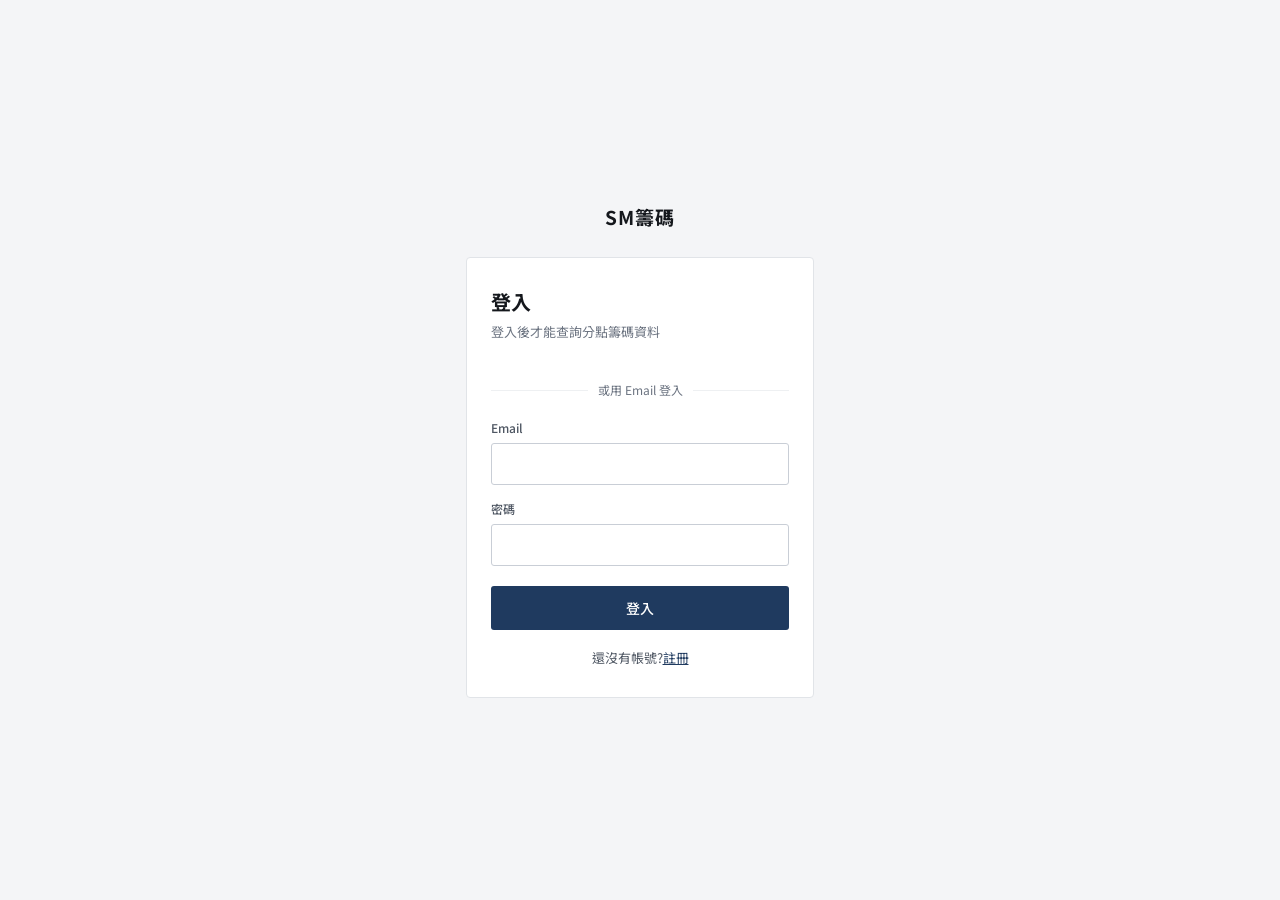
<file: range_stock.html>
<!DOCTYPE html>
<html lang="zh-Hant">
<head>
<meta charset="utf-8" />
<meta name="viewport" content="width=device-width, initial-scale=1" />
<title>單一股票區間查詢 — SM籌碼</title>
<link rel="preconnect" href="https://fonts.googleapis.com">
<link href="https://fonts.googleapis.com/css2?family=Noto+Sans+TC:wght@400;500;700;900&family=IBM+Plex+Mono:wght@400;500&display=swap" rel="stylesheet">
<link rel="stylesheet" href="style.css">
</head>
<body>

<header class="topnav">
  <div class="topnav-inner">
    <a href="index.html" class="topnav-brand">
      <span class="topnav-brand-name">SM籌碼</span>
      <span class="topnav-brand-tag">Taiwan Broker Flow</span>
    </a>
    <nav class="topnav-tabs">
      <a href="stock.html" class="topnav-tab">依股票</a>
      <a href="broker.html" class="topnav-tab">依券商</a>
      <a href="range_stock.html" class="topnav-tab active">區間查詢</a>
    </nav>
    <a href="#" class="topnav-tab" onclick="logout(); return false;" style="margin-left: auto;">登出</a>
  </div>
</header>

<main class="shell-tool">

  <form class="query-form" onsubmit="return false;">
    <div class="field" style="flex: 1 1 200px;">
      <label for="q-stock">股票代號</label>
      <input id="q-stock" list="stockList" placeholder="例如 2330" />
      <datalist id="stockList"></datalist>
    </div>
    <div class="field" style="flex: 0 1 160px;">
      <label for="q-start">起</label>
      <input id="q-start" type="date" class="num" />
    </div>
    <div class="field" style="flex: 0 1 160px;">
      <label for="q-end">迄</label>
      <input id="q-end" type="date" class="num" />
    </div>
    <button type="button" class="btn" onclick="loadRange()">查詢</button>
    <a href="range_broker.html" class="text-link">改查單一券商在全市場的區間</a>
  </form>

  <section class="table-panel">
    <div class="table-panel-head">
      <h2 class="table-panel-title">各券商區間彙總</h2>
      <span class="table-panel-note">依淨買賣排序</span>
    </div>
    <div class="stat-row" id="rangeStats"></div>
    <div class="table-scroll">
      <table class="data-table" id="resultTable">
        <thead>
          <tr>
            <th data-col="broker">券商</th>
            <th class="sort-th" data-col="buy_avg" onclick="sortTable('buy_avg')">買均價</th>
            <th class="sort-th" data-col="sell_avg" onclick="sortTable('sell_avg')">賣均價</th>
            <th class="sort-th" data-col="total_buy_lots" onclick="sortTable('total_buy_lots')">總買進</th>
            <th class="sort-th" data-col="total_sell_lots" onclick="sortTable('total_sell_lots')">總賣出</th>
            <th class="sort-th active" data-col="net_lots" onclick="sortTable('net_lots')">淨買賣超</th>
          </tr>
        </thead>
        <tbody id="resultBody"><tr><td colspan="6" class="loading-note">請輸入股票代號與日期區間後查詢</td></tr></tbody>
      </table>
    </div>

    <div id="detailPanel" style="display:none; border-top: 1px dashed var(--border); margin-top: 8px;">
      <div style="padding: 14px 16px 0; font-size: 14px; font-weight: 700;" id="detailTitle"></div>
      <div class="table-scroll" style="padding: 10px 16px 16px;">
        <table class="data-table">
          <thead>
            <tr>
              <th>日期</th>
              <th>買均價</th>
              <th>賣均價</th>
              <th>買進</th>
              <th>賣出</th>
              <th>淨買賣超</th>
            </tr>
          </thead>
          <tbody id="detailBody"></tbody>
        </table>
      </div>
    </div>
  </section>

  <footer class="page-footer">
    <span>資料來源:FinMind · 盤後彙總資料,非即時</span>
    <span id="lastUpdateNote"></span>
    <span>單位:張</span>
    <span>本站資料僅供參考,不構成任何投資建議</span>
  </footer>
</main>

<script>
  const API_BASE = 'https://sgq.vwa.mybluehost.me/broker/';

  let rangeData = [];
  let sortCol = 'net_lots';
  let sortDesc = true;
  let currentStock = '';
  let currentStart = '';
  let currentEnd = '';
  let activeBroker = '';

  function logout() {
    const token = localStorage.getItem('sm_auth_token');
    if (token) {
      fetch(API_BASE + 'logout.php', {
        method: 'POST', headers: { 'Content-Type': 'application/json' }, body: JSON.stringify({ token }),
      }).catch(() => {});
    }
    localStorage.removeItem('sm_auth_token');
    window.location.href = 'login.html';
  }

  function goToLogin() {
    localStorage.removeItem('sm_auth_token');
    window.location.href = 'login.html?redirect=' + encodeURIComponent(location.pathname + location.search);
  }

  const authToken = localStorage.getItem('sm_auth_token');
  if (!authToken) { goToLogin(); }

  async function fetchJson(url) {
    const sep = url.includes('?') ? '&' : '?';
    const res = await fetch(url + sep + 'auth_token=' + encodeURIComponent(authToken));
    if (res.status === 401) { goToLogin(); throw new Error('unauthorized'); }
    if (!res.ok) throw new Error(`HTTP ${res.status}`);
    return res.json();
  }

  function downIcon() {
    return '<svg class="sort-icon" width="8" height="8" viewBox="0 0 8 8" aria-hidden="true"><path d="M1 2.5 L4 5.5 L7 2.5" fill="none" stroke="currentColor" stroke-width="1.4"></path></svg>';
  }
  function upIcon() {
    return '<svg class="sort-icon" width="8" height="8" viewBox="0 0 8 8" aria-hidden="true"><path d="M1 5.5 L4 2.5 L7 5.5" fill="none" stroke="currentColor" stroke-width="1.4"></path></svg>';
  }

  function skeletonRows(cols, rows = 6) {
    let html = '';
    for (let r = 0; r < rows; r++) {
      html += '<tr>';
      for (let c = 0; c < cols; c++) {
        const w = 40 + Math.floor(Math.random() * 50);
        html += `<td><span class="skeleton-cell" style="width:${w}px;"></span></td>`;
      }
      html += '</tr>';
    }
    return html;
  }

  function staggerRows(containerEl) {
    containerEl.querySelectorAll('tr').forEach((tr, i) => {
      tr.classList.add('row-fade-in');
      tr.style.animationDelay = Math.min(i * 20, 280) + 'ms';
    });
  }

  function updateSortHeaders(col, desc) {
    const table = document.getElementById('resultTable');
    table.querySelectorAll('thead th').forEach(th => {
      th.classList.remove('active');
      th.innerHTML = th.innerText;
    });
    const activeTh = table.querySelector(`thead th[data-col="${col}"]`);
    if (activeTh) {
      activeTh.classList.add('active');
      activeTh.innerHTML = activeTh.innerText + (desc ? downIcon() : upIcon());
    }
  }

  async function init() {
    const allStockIds = await fetchJson(API_BASE + 'stocks.php');
    const dl = document.getElementById('stockList');
    dl.innerHTML = '';
    allStockIds.forEach(code => {
      const opt = document.createElement('option');
      opt.value = code;
      dl.appendChild(opt);
    });

    const params = new URLSearchParams(window.location.search);
    const today = new Date();
    const weekAgo = new Date(today);
    weekAgo.setDate(weekAgo.getDate() - 7);
    document.getElementById('q-end').value = params.get('end') || today.toISOString().slice(0, 10);
    document.getElementById('q-start').value = params.get('start') || weekAgo.toISOString().slice(0, 10);

    const stock = params.get('stock');
    if (stock) {
      document.getElementById('q-stock').value = stock;
      await loadRange();
    }
  }

  function updateUrl() {
    const url = new URL(window.location.href);
    url.searchParams.set('stock', currentStock);
    url.searchParams.set('start', currentStart);
    url.searchParams.set('end', currentEnd);
    history.replaceState({}, '', url);
  }

  async function loadRange() {
    const stock = document.getElementById('q-stock').value.trim();
    const start = document.getElementById('q-start').value;
    const end = document.getElementById('q-end').value;
    if (!stock || !start || !end) {
      alert('請輸入股票代號與日期區間');
      return;
    }
    currentStock = stock;
    currentStart = start;
    currentEnd = end;
    updateUrl();

    document.getElementById('detailPanel').style.display = 'none';
    document.getElementById('resultBody').innerHTML = skeletonRows(6);

    const data = await fetchJson(API_BASE + `range_stock_summary.php?stock=${encodeURIComponent(stock)}&start=${start}&end=${end}`);
    rangeData = data.rows || [];

    if (rangeData.length === 0) {
      document.getElementById('rangeStats').innerHTML = `<span>查無資料:<b>${stock}</b> 在 <b>${start} ~ ${end}</b> 這段期間沒有交易紀錄</span>`;
      document.getElementById('resultBody').innerHTML = '<tr><td colspan="6" class="loading-note">查無資料</td></tr>';
      return;
    }

    const totalBuy = rangeData.reduce((s, r) => s + r.total_buy_lots, 0);
    const totalSell = rangeData.reduce((s, r) => s + r.total_sell_lots, 0);
    document.getElementById('rangeStats').innerHTML = `
      <span>股票:<b class="num">${stock}</b></span>
      <span>區間:<b class="num">${start} ~ ${end}</b></span>
      <span>涉及券商數:<b class="num">${rangeData.length}</b> 家</span>
      <span>總買進:<b class="num" style="color: var(--up);">${totalBuy.toFixed(1)} 張</b></span>
      <span>總賣出:<b class="num" style="color: var(--down);">${totalSell.toFixed(1)} 張</b></span>
    `;
    renderTable();
  }

  function renderTable() {
    const items = [...rangeData].sort((a, b) => {
      let vA = a[sortCol], vB = b[sortCol];
      if (typeof vA === 'string') return sortDesc ? vB.localeCompare(vA) : vA.localeCompare(vB);
      return sortDesc ? (vB - vA) : (vA - vB);
    });

    let html = '';
    items.forEach(it => {
      const cls = it.net_lots > 0 ? 'net-up' : (it.net_lots < 0 ? 'net-down' : '');
      const activeAttr = it.broker === activeBroker ? ' style="background:var(--table-head);"' : '';
      html += `<tr${activeAttr} class="row-click" onclick="showDetail('${it.broker.replace(/'/g, "\\'")}')">
        <td class="col-name">${it.broker}</td>
        <td class="num col-muted">${it.buy_avg.toFixed(2)}</td>
        <td class="num col-muted">${it.sell_avg.toFixed(2)}</td>
        <td class="num" style="color: var(--up);">${it.total_buy_lots.toFixed(1)}</td>
        <td class="num" style="color: var(--down);">${it.total_sell_lots.toFixed(1)}</td>
        <td class="num ${cls}">${it.net_lots > 0 ? '+' : ''}${it.net_lots.toFixed(1)}</td>
      </tr>`;
    });
    document.getElementById('resultBody').innerHTML = html;
    staggerRows(document.getElementById('resultBody'));
    updateSortHeaders(sortCol, sortDesc);
  }

  function sortTable(col) {
    if (sortCol === col) sortDesc = !sortDesc;
    else { sortCol = col; sortDesc = true; }
    renderTable();
  }

  async function showDetail(broker) {
    activeBroker = broker;
    renderTable();
    document.getElementById('detailPanel').style.display = 'block';
    document.getElementById('detailTitle').innerText = `${broker} — ${currentStock} 逐日明細(${currentStart} ~ ${currentEnd})`;
    document.getElementById('detailBody').innerHTML = skeletonRows(6, 4);

    const data = await fetchJson(API_BASE + `range_detail.php?stock=${encodeURIComponent(currentStock)}&broker=${encodeURIComponent(broker)}&start=${currentStart}&end=${currentEnd}`);
    const rows = data.rows || [];
    let html = '';
    rows.forEach(r => {
      const cls = r.net_lots > 0 ? 'net-up' : (r.net_lots < 0 ? 'net-down' : '');
      html += `<tr>
        <td class="col-name num">${r.trade_date}</td>
        <td class="num col-muted">${r.buy_avg.toFixed(2)}</td>
        <td class="num col-muted">${r.sell_avg.toFixed(2)}</td>
        <td class="num" style="color: var(--up);">${r.total_buy_lots.toFixed(1)}</td>
        <td class="num" style="color: var(--down);">${r.total_sell_lots.toFixed(1)}</td>
        <td class="num ${cls}">${r.net_lots > 0 ? '+' : ''}${r.net_lots.toFixed(1)}</td>
      </tr>`;
    });
    document.getElementById('detailBody').innerHTML = html || '<tr><td colspan="6" class="loading-note">這段期間沒有交易紀錄</td></tr>';
    staggerRows(document.getElementById('detailBody'));
    document.getElementById('detailPanel').scrollIntoView({ behavior: 'smooth', block: 'nearest' });
  }

  async function loadLastUpdateNote() {
    try {
      const res = await fetch('https://api.github.com/repos/Ejacu/broker-dashboard/actions/workflows/daily_broker_update.yml/runs?status=success&per_page=1');
      const data = await res.json();
      const run = data.workflow_runs && data.workflow_runs[0];
      if (!run) return;
      const taipei = new Date(run.created_at).toLocaleString('zh-TW', {
        timeZone: 'Asia/Taipei', year: 'numeric', month: '2-digit', day: '2-digit', hour: '2-digit', minute: '2-digit'
      });
      document.getElementById('lastUpdateNote').innerText = `資料最後更新:${taipei}(台灣時間)`;
    } catch (e) { /* 這個資訊非必要,拿不到就算了,不影響主功能 */ }
  }
  loadLastUpdateNote();

  init().catch(err => {
    document.getElementById('resultBody').innerHTML = `<tr><td colspan="6" class="loading-note">載入失敗:${err.message}</td></tr>`;
  });
</script>
<style>
  tr.row-click { cursor: pointer; }
  tr.row-click:hover { background: var(--table-head); }
</style>
</body>
</html>
</file>
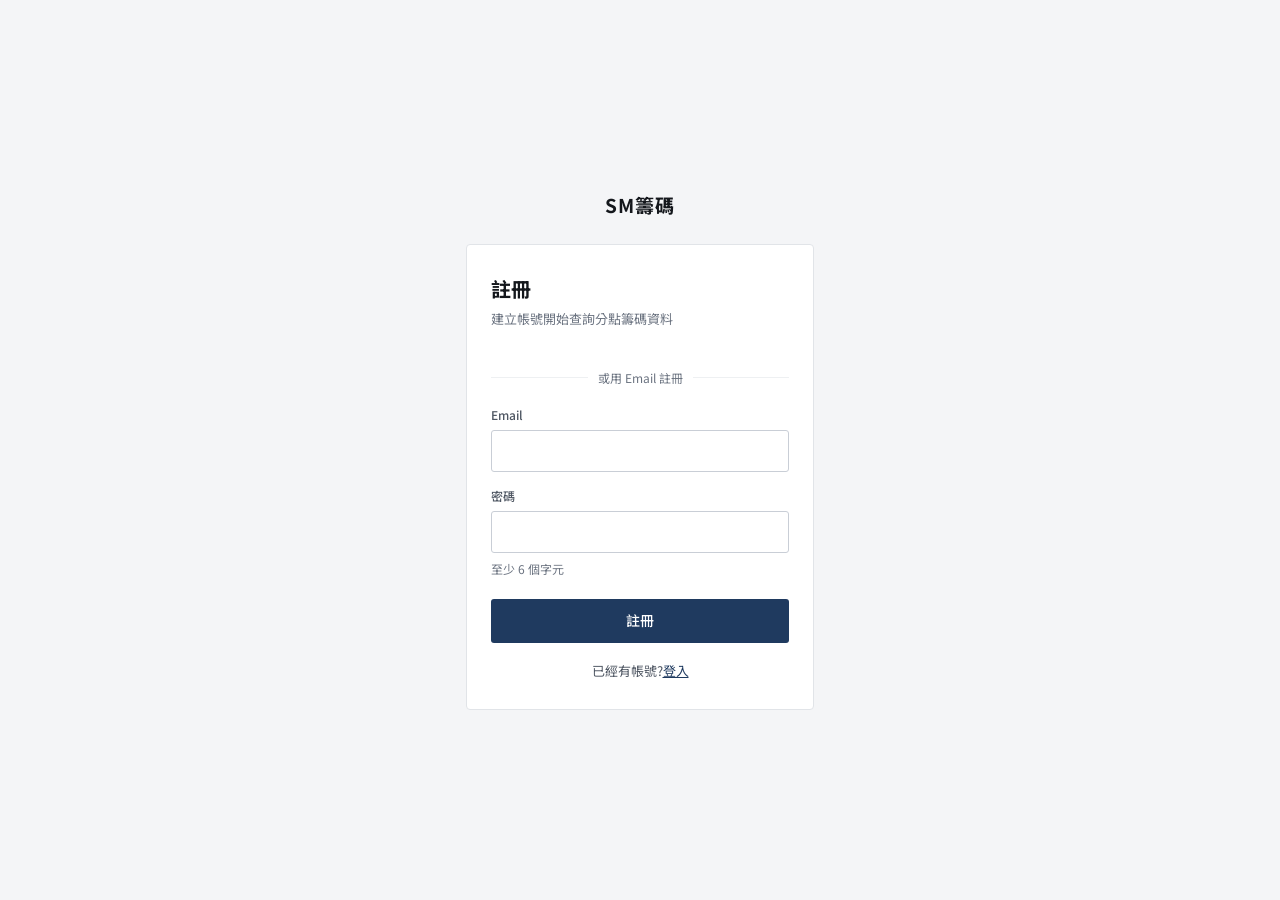
<file: register.html>
<!DOCTYPE html>
<html lang="zh-Hant">
<head>
<meta charset="utf-8" />
<meta name="robots" content="noindex" />
<meta name="viewport" content="width=device-width, initial-scale=1" />
<title>註冊 — SM籌碼</title>
<link rel="preconnect" href="https://fonts.googleapis.com">
<link href="https://fonts.googleapis.com/css2?family=Noto+Sans+TC:wght@400;500;700;900&family=IBM+Plex+Mono:wght@400;500&display=swap" rel="stylesheet">
<link rel="stylesheet" href="style.css">
<script src="https://accounts.google.com/gsi/client" async defer></script>
<style>
  body { display: flex; align-items: center; justify-content: center; min-height: 100vh; }
  .auth-card { width: 100%; max-width: 380px; padding: 16px; }
  .auth-panel { background: var(--surface); border: 1px solid var(--border); border-radius: 4px; padding: 28px 24px; }
  .auth-title { margin: 0 0 4px; font-size: 20px; font-weight: 700; }
  .auth-brand { text-align: center; margin-bottom: 24px; }
  .auth-sub { margin: 0 0 20px; font-size: 13px; color: var(--ink-3); }
  .auth-field { display: flex; flex-direction: column; gap: 6px; margin-bottom: 14px; }
  .auth-field label { font-size: 12px; color: var(--ink-2); font-weight: 500; }
  .auth-field input {
    height: 42px; box-sizing: border-box; border: 1px solid var(--input-border);
    border-radius: 3px; padding: 0 12px; font: inherit; font-size: 14px; color: var(--ink); background: var(--surface);
  }
  .auth-hint { font-size: 12px; color: var(--ink-3); margin-top: -8px; margin-bottom: 14px; }
  .auth-btn {
    width: 100%; height: 44px; border: 0; border-radius: 3px; background: var(--accent);
    color: #FFFFFF; font: inherit; font-weight: 500; font-size: 14px; cursor: pointer; margin-top: 6px;
  }
  .auth-btn:hover { background: #0F2440; }
  .auth-error { font-size: 13px; color: var(--up); margin-top: 10px; display: none; }
  .auth-foot { text-align: center; font-size: 13px; color: var(--ink-2); margin-top: 18px; }
  .auth-divider { display: flex; align-items: center; gap: 10px; margin: 18px 0; font-size: 12px; color: var(--ink-3); }
  .auth-divider::before, .auth-divider::after { content: ''; flex: 1; height: 1px; background: var(--border-soft); }
  #googleBtn { display: flex; justify-content: center; margin-bottom: 4px; }
</style>
</head>
<body>

<div class="auth-card">
  <div class="auth-brand">
    <span style="font-weight: 700; font-size: 19px; letter-spacing: 0.04em; color: var(--ink);">SM籌碼</span>
  </div>
  <div class="auth-panel">
    <h1 class="auth-title">註冊</h1>
    <p class="auth-sub" id="authSub">建立帳號開始查詢分點籌碼資料</p>

    <div id="googleBtn"></div>
    <div class="auth-divider">或用 Email 註冊</div>

    <form onsubmit="return false;">
      <div class="auth-field">
        <label for="email">Email</label>
        <input id="email" type="email" autocomplete="username" onkeydown="if(event.key==='Enter') doRegister()" />
      </div>
      <div class="auth-field">
        <label for="password">密碼</label>
        <input id="password" type="password" autocomplete="new-password" onkeydown="if(event.key==='Enter') doRegister()" />
      </div>
      <div class="auth-hint">至少 6 個字元</div>
      <button type="button" class="auth-btn" onclick="doRegister()">註冊</button>
      <div class="auth-error" id="errorMsg"></div>
    </form>
    <div class="auth-foot">已經有帳號?<a href="#" id="loginLink">登入</a></div>
  </div>
</div>

<script>
  const API_BASE = 'https://sgq.vwa.mybluehost.me/broker/';

  const params = new URLSearchParams(window.location.search);
  const redirect = params.get('redirect') || 'stock.html';
  document.getElementById('loginLink').href = 'login.html?redirect=' + encodeURIComponent(redirect);

  if (params.get('locked') === '1') {
    document.getElementById('authSub').innerText = '台積電(2330)免費開放試看,其他股票要免費註冊會員才能查詢完整籌碼資料';
  }

  if (localStorage.getItem('sm_auth_token')) {
    window.location.href = redirect;
  }

  const GOOGLE_CLIENT_ID = '105409233217-i3or2ffhst67bbhis9le86qm0ldp7ovo.apps.googleusercontent.com';

  window.onload = function () {
    if (typeof google === 'undefined') return;
    google.accounts.id.initialize({ client_id: GOOGLE_CLIENT_ID, callback: handleGoogleCredential });
    google.accounts.id.renderButton(document.getElementById('googleBtn'), { theme: 'outline', size: 'large', width: 332, text: 'continue_with' });
  };

  async function handleGoogleCredential(response) {
    const errorEl = document.getElementById('errorMsg');
    errorEl.style.display = 'none';
    try {
      const res = await fetch(API_BASE + 'google_login.php', {
        method: 'POST',
        headers: { 'Content-Type': 'application/json' },
        body: JSON.stringify({ credential: response.credential }),
      });
      const data = await res.json();
      if (!res.ok) {
        errorEl.innerText = 'Google 登入失敗,請稍後再試';
        errorEl.style.display = 'block';
        return;
      }
      localStorage.setItem('sm_auth_token', data.token);
      localStorage.setItem('sm_auth_expires', data.expires_at);
      window.location.href = redirect;
    } catch (e) {
      errorEl.innerText = '連線失敗,請稍後再試';
      errorEl.style.display = 'block';
    }
  }

  async function doRegister() {
    const email = document.getElementById('email').value.trim();
    const password = document.getElementById('password').value;
    const errorEl = document.getElementById('errorMsg');
    errorEl.style.display = 'none';

    if (!email || !password) {
      errorEl.innerText = '請輸入 Email 跟密碼';
      errorEl.style.display = 'block';
      return;
    }
    if (password.length < 6) {
      errorEl.innerText = '密碼至少要 6 個字元';
      errorEl.style.display = 'block';
      return;
    }

    try {
      const res = await fetch(API_BASE + 'register.php', {
        method: 'POST',
        headers: { 'Content-Type': 'application/json' },
        body: JSON.stringify({ email, password }),
      });
      const data = await res.json();
      if (!res.ok) {
        const msgMap = { email_taken: '這個 Email 已經註冊過了', invalid_email: 'Email 格式不正確', password_too_short: '密碼至少要 6 個字元' };
        errorEl.innerText = msgMap[data.error] || '註冊失敗,請稍後再試';
        errorEl.style.display = 'block';
        return;
      }
      localStorage.setItem('sm_auth_token', data.token);
      localStorage.setItem('sm_auth_expires', data.expires_at);
      window.location.href = redirect;
    } catch (e) {
      errorEl.innerText = '連線失敗,請稍後再試';
      errorEl.style.display = 'block';
    }
  }
</script>

</body>
</html>
</file>
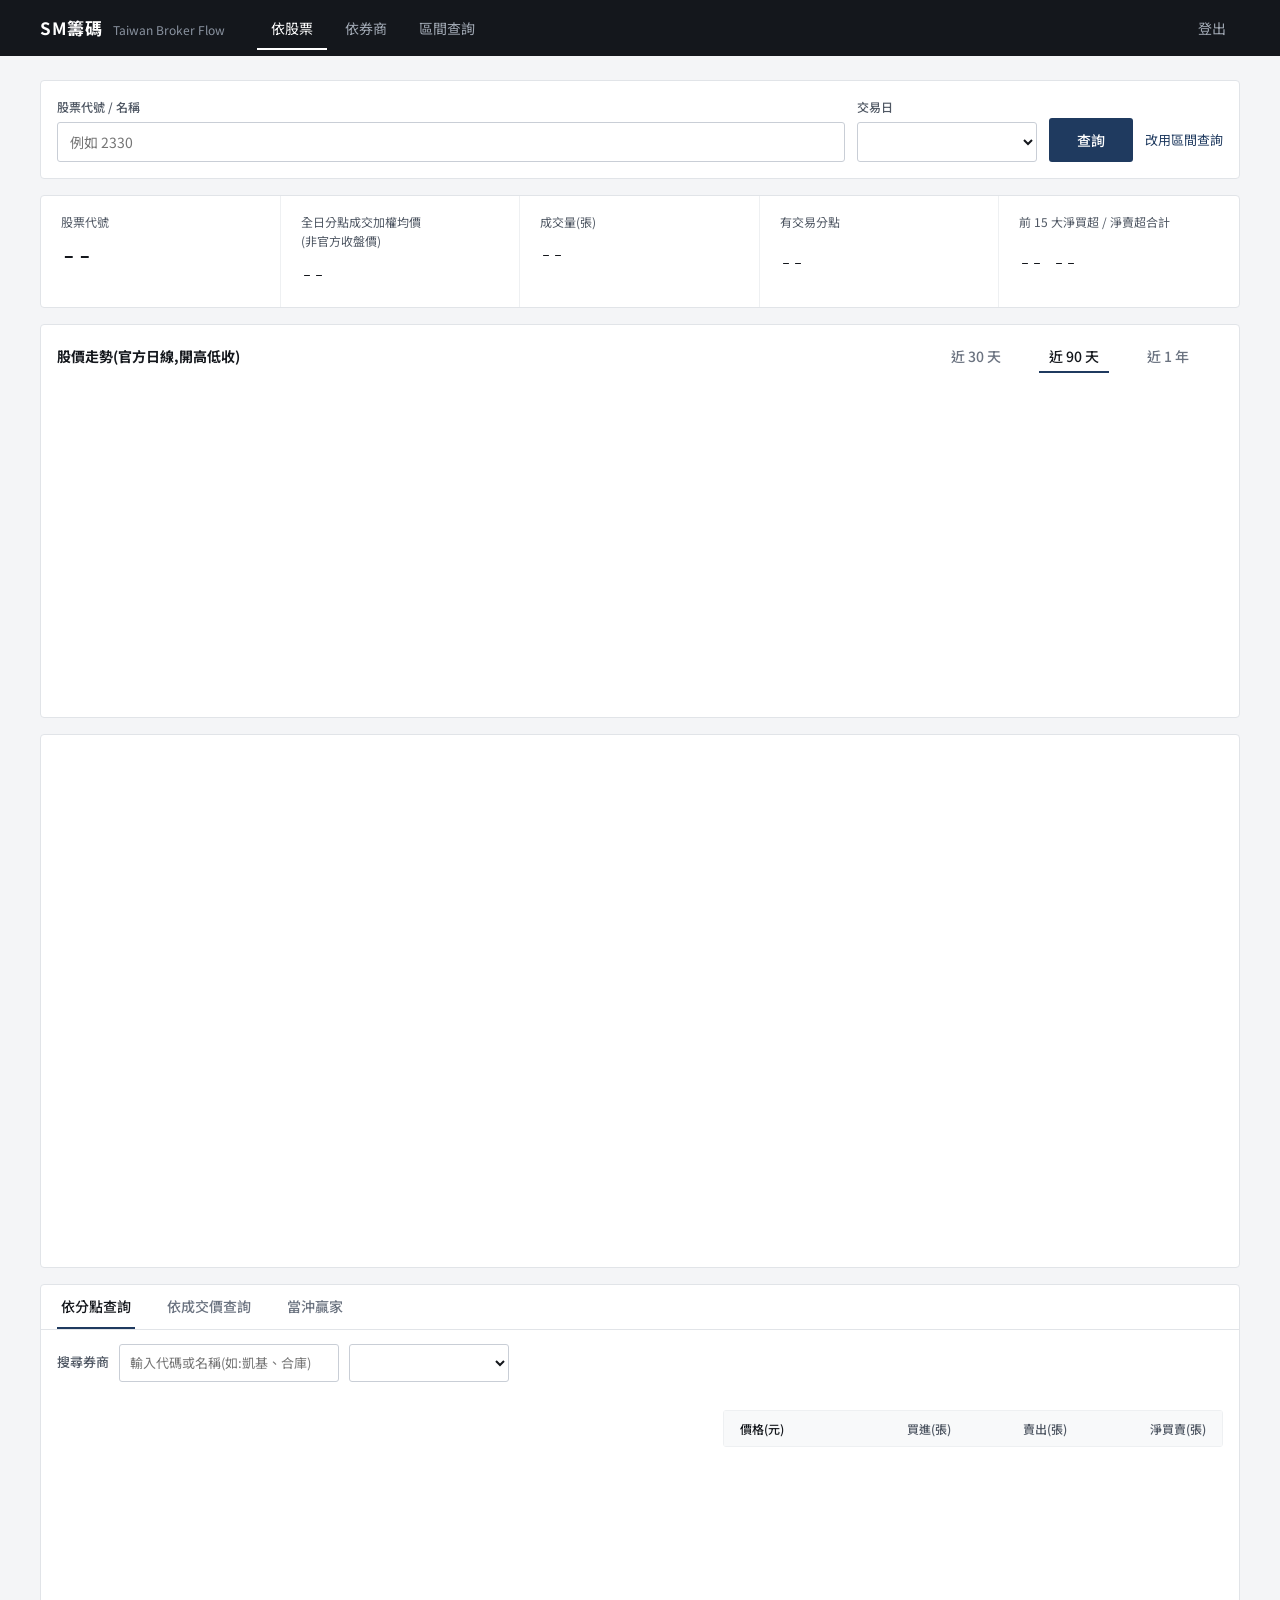
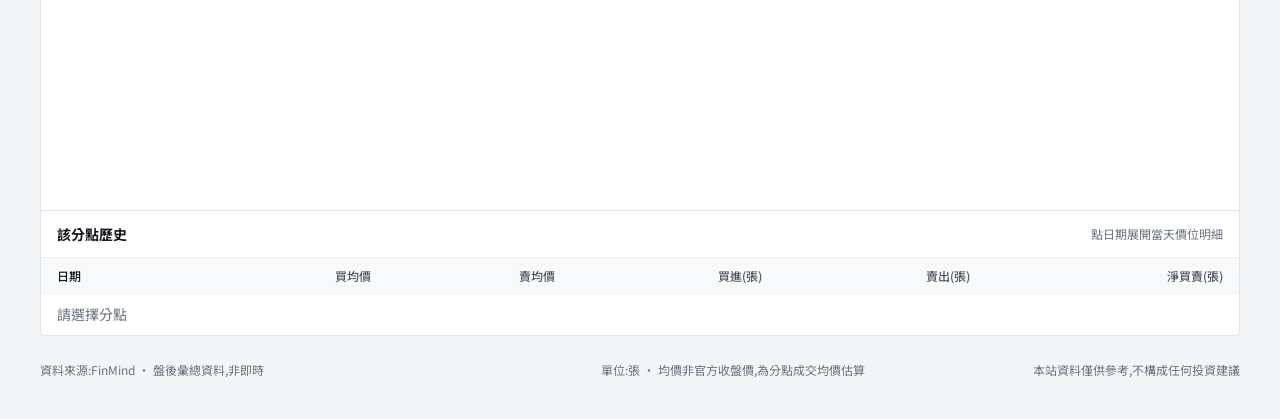
<file: stock.html>
<!DOCTYPE html>
<html lang="zh-Hant">
<head>
<meta charset="utf-8" />
<meta name="viewport" content="width=device-width, initial-scale=1" />
<title>依股票查詢 — SM籌碼</title>
<link rel="preconnect" href="https://fonts.googleapis.com">
<link href="https://fonts.googleapis.com/css2?family=Noto+Sans+TC:wght@400;500;700;900&family=IBM+Plex+Mono:wght@400;500&display=swap" rel="stylesheet">
<link rel="stylesheet" href="style.css">
<script src="https://cdn.plot.ly/plotly-2.35.2.min.js"></script>
<style>
  select.date-select {
    height: 40px;
    box-sizing: border-box;
    border: 1px solid var(--input-border);
    border-radius: 3px;
    padding: 0 12px;
    font-family: 'IBM Plex Mono', ui-monospace, monospace;
    font-size: 14px;
    color: var(--ink);
    background: var(--surface);
  }
  @media (max-width: 680px) {
    .detail-layout { flex-direction: column; }
  }
</style>
</head>
<body>

<header class="topnav">
  <div class="topnav-inner">
    <a href="index.html" class="topnav-brand">
      <span class="topnav-brand-name">SM籌碼</span>
      <span class="topnav-brand-tag">Taiwan Broker Flow</span>
    </a>
    <nav class="topnav-tabs">
      <a href="stock.html" class="topnav-tab active">依股票</a>
      <a href="broker.html" class="topnav-tab">依券商</a>
      <a href="range_stock.html" class="topnav-tab">區間查詢</a>
    </nav>
    <a href="#" class="topnav-tab" onclick="logout(); return false;" style="margin-left: auto;">登出</a>
  </div>
</header>

<main class="shell-tool">

  <form class="query-form" onsubmit="return false;">
    <div class="field" style="flex: 1 1 220px;">
      <label for="q-stock">股票代號 / 名稱</label>
      <input id="q-stock" list="stockList" placeholder="例如 2330" onchange="handleStockInputChange()" />
      <datalist id="stockList"></datalist>
    </div>
    <div class="field" style="flex: 0 1 180px;">
      <label for="q-date">交易日</label>
      <select id="q-date" class="date-select" onchange="loadDate(this.value)"></select>
    </div>
    <button type="button" class="btn" onclick="handleStockInputChange()">查詢</button>
    <a href="range_stock.html" id="rangeLink" class="text-link">改用區間查詢</a>
  </form>

  <section class="summary-panel">
    <div class="summary-cell">
      <div class="summary-label" id="sumStockLabel">股票代號</div>
      <div style="display: flex; align-items: baseline; gap: 10px; margin-top: 4px;">
        <span class="num summary-value-lg" id="sumClose">--</span>
        <span class="num" id="sumChange" style="font-size: 14px;"></span>
      </div>
    </div>
    <div class="summary-cell">
      <div class="summary-label">全日分點成交加權均價<br>(非官方收盤價)</div>
      <div class="num summary-value" id="sumAvgPrice">--</div>
    </div>
    <div class="summary-cell">
      <div class="summary-label">成交量(張)</div>
      <div class="num summary-value" id="sumVolume">--</div>
    </div>
    <div class="summary-cell">
      <div class="summary-label">有交易分點</div>
      <div style="display: flex; align-items: baseline; gap: 10px; margin-top: 8px;">
        <span class="num summary-value" id="sumBrokerCount">--</span>
        <span class="num" id="sumBrokerSplit" style="font-size: 13px; color: var(--ink-2);"></span>
      </div>
    </div>
    <div class="summary-cell">
      <div class="summary-label">前 15 大淨買超 / 淨賣超合計</div>
      <div style="display: flex; align-items: baseline; gap: 10px; margin-top: 8px;">
        <span class="num summary-value" id="sumTop15Buy">--</span>
        <span class="num summary-value" id="sumTop15Sell">--</span>
      </div>
    </div>
  </section>

  <section class="panel panel-pad">
    <div style="display: flex; justify-content: space-between; align-items: center; margin-bottom: 8px;">
      <h2 style="margin: 0; font-size: 14px; font-weight: 700;">股價走勢(官方日線,開高低收)</h2>
      <div style="display: flex; gap: 4px;">
        <button class="tab-btn" id="priceRange30" onclick="setPriceRangeDays(30)" style="height: 32px; padding: 0 10px;">近 30 天</button>
        <button class="tab-btn active" id="priceRange90" onclick="setPriceRangeDays(90)" style="height: 32px; padding: 0 10px;">近 90 天</button>
        <button class="tab-btn" id="priceRange365" onclick="setPriceRangeDays(365)" style="height: 32px; padding: 0 10px;">近 1 年</button>
      </div>
    </div>
    <div id="price_trend_chart" style="height: 320px;"></div>
  </section>

  <section class="panel panel-pad">
    <div id="bubble_chart" style="height: 500px;"></div>
  </section>

  <section class="panel">
    <div class="tab-bar">
      <button class="tab-btn active" id="tabBrokerBtn" onclick="switchTab('broker')">依分點查詢</button>
      <button class="tab-btn" id="tabPriceBtn" onclick="switchTab('price')">依成交價查詢</button>
      <button class="tab-btn" id="tabDaytradeBtn" onclick="switchTab('daytrade')">當沖贏家</button>
    </div>

    <!-- 依分點查詢 -->
    <div id="sectionBroker">
      <div class="search-row">
        <label>搜尋券商</label>
        <input type="text" id="brokerSearch" placeholder="輸入代碼或名稱(如:凱基、合庫)" oninput="filterBrokerDropdown()" style="width: 220px;" />
        <select id="brokerSelect" onchange="selectBroker(this.value)" style="min-width: 160px;"></select>
      </div>
      <div id="brokerStats" class="stat-row"></div>
      <div class="detail-layout">
        <div class="detail-chart-col"><div id="broker_chart" style="height: 380px;"></div></div>
        <div class="detail-table-col">
          <div class="panel-table-wrap">
            <table class="data-table">
              <thead>
                <tr>
                  <th class="sort-th active" data-col="price" onclick="sortBrokerTable('price')">價格(元)</th>
                  <th class="sort-th" data-col="buy" onclick="sortBrokerTable('buy')">買進(張)</th>
                  <th class="sort-th" data-col="sell" onclick="sortBrokerTable('sell')">賣出(張)</th>
                  <th class="sort-th" data-col="net" onclick="sortBrokerTable('net')">淨買賣(張)</th>
                </tr>
              </thead>
              <tbody id="brokerTableBody"></tbody>
            </table>
          </div>
        </div>
      </div>

      <div style="border-top: 1px solid var(--border); margin-top: 4px;">
        <div class="table-panel-head" style="border-bottom: 1px solid var(--border-soft);">
          <h2 class="table-panel-title" id="brokerHistoryTitle">該分點歷史</h2>
          <span class="table-panel-note">點日期展開當天價位明細</span>
        </div>
        <div class="table-scroll">
          <table class="data-table" id="brokerHistoryTable">
            <thead>
              <tr>
                <th class="sort-th active" data-col="date" onclick="sortBrokerHistory('date')">日期</th>
                <th class="sort-th" data-col="buy_avg" onclick="sortBrokerHistory('buy_avg')">買均價</th>
                <th class="sort-th" data-col="sell_avg" onclick="sortBrokerHistory('sell_avg')">賣均價</th>
                <th class="sort-th" data-col="total_buy_lots" onclick="sortBrokerHistory('total_buy_lots')">買進(張)</th>
                <th class="sort-th" data-col="total_sell_lots" onclick="sortBrokerHistory('total_sell_lots')">賣出(張)</th>
                <th class="sort-th" data-col="net_lots" onclick="sortBrokerHistory('net_lots')">淨買賣(張)</th>
              </tr>
            </thead>
            <tbody id="brokerHistoryBody"><tr><td colspan="6" class="loading-note">請選擇分點</td></tr></tbody>
          </table>
        </div>
        <div id="brokerHistoryDetail" style="display: none; border-top: 1px dashed var(--border);">
          <div style="padding: 12px 16px 0; font-size: 13px; font-weight: 700;" id="brokerHistoryDetailTitle"></div>
          <div class="table-scroll" style="padding: 8px 16px 14px;">
            <table class="data-table">
              <thead>
                <tr>
                  <th>價格(元)</th>
                  <th>買進(張)</th>
                  <th>賣出(張)</th>
                  <th>淨買賣(張)</th>
                </tr>
              </thead>
              <tbody id="brokerHistoryDetailBody"></tbody>
            </table>
          </div>
        </div>
      </div>
    </div>

    <!-- 依成交價查詢 -->
    <div id="sectionPrice" style="display: none;">
      <div class="search-row">
        <label>選擇成交價位</label>
        <select id="priceSelect" onchange="selectPrice(this.value)" style="min-width: 220px;"></select>
      </div>
      <div id="priceStats" class="stat-row"></div>
      <div class="detail-layout">
        <div class="detail-chart-col"><div id="price_chart" style="height: 380px;"></div></div>
        <div class="detail-table-col">
          <div class="panel-table-wrap">
            <table class="data-table">
              <thead>
                <tr>
                  <th data-col="broker">券商名稱</th>
                  <th class="sort-th active" data-col="buy_lots" onclick="sortPriceTable('buy_lots')">買進(張)</th>
                  <th class="sort-th" data-col="sell_lots" onclick="sortPriceTable('sell_lots')">賣出(張)</th>
                  <th class="sort-th" data-col="net_lots" onclick="sortPriceTable('net_lots')">淨買賣(張)</th>
                </tr>
              </thead>
              <tbody id="priceTableBody"></tbody>
            </table>
          </div>
        </div>
      </div>
    </div>

    <!-- 當沖贏家 -->
    <div id="sectionDaytrade" style="display: none;">
      <div class="stat-row">
        <span style="font-size: 12px; color: var(--ink-3);">估算方式:當沖張數取買賣張數較小值;毛利=(賣均-買均)×當沖張數×1000;成本≈(賣均+買均)×0.3%×當沖張數×1000;淨損益=毛利-成本(僅供參考,非精確手續費/證交稅計算)</span>
      </div>
      <div style="padding: 0 16px 16px;">
        <div class="panel-table-wrap" style="max-height: 550px;">
          <table class="data-table">
            <thead>
              <tr>
                <th data-col="broker">券商</th>
                <th class="sort-th" data-col="buy_avg" onclick="sortDaytradeTable('buy_avg')">買均價</th>
                <th class="sort-th" data-col="sell_avg" onclick="sortDaytradeTable('sell_avg')">賣均價</th>
                <th class="sort-th" data-col="matched_lots" onclick="sortDaytradeTable('matched_lots')">當沖張數</th>
                <th class="sort-th" data-col="gross_profit" onclick="sortDaytradeTable('gross_profit')">毛利(元)</th>
                <th class="sort-th" data-col="cost" onclick="sortDaytradeTable('cost')">估算成本(元)</th>
                <th class="sort-th active" data-col="net_profit" onclick="sortDaytradeTable('net_profit')">淨損益(元)</th>
              </tr>
            </thead>
            <tbody id="daytradeTableBody"></tbody>
          </table>
        </div>
      </div>
    </div>
  </section>

  <section class="table-panel" id="allBrokersPanel" style="display: none;">
    <div class="table-panel-head">
      <h2 class="table-panel-title">全部券商</h2>
      <span class="table-panel-note">依淨買賣排序</span>
    </div>
    <div class="table-scroll">
      <table class="data-table">
        <thead>
          <tr>
            <th>券商</th>
            <th>買均價</th>
            <th>賣均價</th>
            <th>買賣超(張)</th>
            <th>總買進(張)</th>
            <th>總賣出(張)</th>
          </tr>
        </thead>
        <tbody id="tableWrap"><tr><td colspan="6" class="loading-note">請選擇股票與日期</td></tr></tbody>
      </table>
    </div>
  </section>

  <footer class="page-footer">
    <span>資料來源:FinMind · 盤後彙總資料,非即時</span>
    <span id="lastUpdateNote"></span>
    <span>單位:張 · 均價非官方收盤價,為分點成交均價估算</span>
    <span>本站資料僅供參考,不構成任何投資建議</span>
  </footer>
</main>

<script>
  // ---- 資料抓取與計算邏輯沿用原本 index.html 的版本,這裡只重做畫面 ----
  const API_BASE = 'https://sgq.vwa.mybluehost.me/broker/';
  const COLOR_UP = '#C0262D';
  const COLOR_DOWN = '#1E7A3C';

  let allStockIds = [];
  let currentStock = '';
  let currentDate = '';

  let brokerData = {};
  let priceData = {};
  let allBrokers = [];
  let allPrices = [];

  let currentTab = 'broker';
  let currentBroker = '';
  let currentPrice = '';

  let priceSortCol = 'buy_lots';
  let priceSortDesc = true;
  let brokerSortCol = 'price';
  let brokerSortDesc = true;

  let daytradeData = [];
  let daytradeSortCol = 'net_profit';
  let daytradeSortDesc = true;
  let priceRangeDays = 90;
  let brokerHistoryData = [];
  let brokerHistorySortCol = 'date';
  let brokerHistorySortDesc = true;
  let activeHistoryDate = '';

  function logout() {
    const token = localStorage.getItem('sm_auth_token');
    if (token) {
      fetch(API_BASE + 'logout.php', {
        method: 'POST', headers: { 'Content-Type': 'application/json' }, body: JSON.stringify({ token }),
      }).catch(() => {});
    }
    localStorage.removeItem('sm_auth_token');
    window.location.href = 'login.html';
  }

  // 這頁不像其他查詢頁整頁擋登入——2330(台積電)開放免費試看,
  // 其他股票才需要登入,所以不能一進頁面就擋,要等 API 實際回 401 才導去註冊頁
  function goToRegister() {
    localStorage.removeItem('sm_auth_token');
    window.location.href = 'register.html?redirect=' + encodeURIComponent(location.pathname + location.search) + '&locked=1';
  }

  const authToken = localStorage.getItem('sm_auth_token');

  async function fetchJson(url) {
    let fullUrl = url;
    if (authToken) {
      fullUrl += (url.includes('?') ? '&' : '?') + 'auth_token=' + encodeURIComponent(authToken);
    }
    const res = await fetch(fullUrl);
    if (res.status === 401) { goToRegister(); throw new Error('unauthorized'); }
    if (!res.ok) throw new Error(`HTTP ${res.status}`);
    return res.json();
  }

  function downIcon() {
    return '<svg class="sort-icon" width="8" height="8" viewBox="0 0 8 8" aria-hidden="true"><path d="M1 2.5 L4 5.5 L7 2.5" fill="none" stroke="currentColor" stroke-width="1.4"></path></svg>';
  }
  function upIcon() {
    return '<svg class="sort-icon" width="8" height="8" viewBox="0 0 8 8" aria-hidden="true"><path d="M1 5.5 L4 2.5 L7 5.5" fill="none" stroke="currentColor" stroke-width="1.4"></path></svg>';
  }

  function skeletonRows(cols, rows = 6) {
    let html = '';
    for (let r = 0; r < rows; r++) {
      html += '<tr>';
      for (let c = 0; c < cols; c++) {
        const w = 40 + Math.floor(Math.random() * 50);
        html += `<td><span class="skeleton-cell" style="width:${w}px;"></span></td>`;
      }
      html += '</tr>';
    }
    return html;
  }

  function staggerRows(containerEl) {
    containerEl.querySelectorAll('tr').forEach((tr, i) => {
      tr.classList.add('row-fade-in');
      tr.style.animationDelay = Math.min(i * 20, 280) + 'ms';
    });
  }

  function updateSortHeaders(scopeEl, col, desc) {
    scopeEl.querySelectorAll('thead th').forEach(th => {
      th.classList.remove('active');
      th.innerHTML = th.innerText;
    });
    const activeTh = scopeEl.querySelector(`thead th[data-col="${col}"]`);
    if (activeTh) {
      activeTh.classList.add('active');
      activeTh.innerHTML = activeTh.innerText + (desc ? downIcon() : upIcon());
    }
  }

  let initialLoadDone = false;

  async function init() {
    allStockIds = await fetchJson(API_BASE + 'stocks.php');
    const dl = document.getElementById('stockList');
    dl.innerHTML = '';
    allStockIds.forEach(code => {
      const opt = document.createElement('option');
      opt.value = code;
      dl.appendChild(opt);
    });
    if (allStockIds.length === 0) return;

    const params = new URLSearchParams(window.location.search);
    const urlCode = params.get('code');
    const urlDate = params.get('date');

    if (urlCode && !allStockIds.includes(urlCode)) {
      alert(`找不到股票代號 [${urlCode}],改顯示預設股票`);
    }
    const DEFAULT_STOCK = '2330';
    const fallbackStock = allStockIds.includes(DEFAULT_STOCK) ? DEFAULT_STOCK : allStockIds[0];
    const initialStock = (urlCode && allStockIds.includes(urlCode)) ? urlCode : fallbackStock;
    await loadStock(initialStock, urlDate);
  }

  function handleStockInputChange() {
    const val = document.getElementById('q-stock').value.trim();
    if (!val) return;
    if (allStockIds.includes(val)) {
      loadStock(val);
    } else {
      alert(`找不到股票代號 [${val}]`);
      document.getElementById('q-stock').value = currentStock;
    }
  }

  async function loadStock(stockCode, preferredDate) {
    currentStock = stockCode;
    document.getElementById('q-stock').value = stockCode;
    loadPriceTrend();

    const dates = await fetchJson(API_BASE + `dates.php?stock=${encodeURIComponent(stockCode)}`);
    const dd = document.getElementById('q-date');
    dd.innerHTML = '';
    dates.forEach(d => {
      const opt = document.createElement('option');
      opt.value = d;
      opt.textContent = d;
      dd.appendChild(opt);
    });
    if (dates.length === 0) return;
    const dateToLoad = (preferredDate && dates.includes(preferredDate)) ? preferredDate : dates[0];
    await loadDate(dateToLoad);
  }

  function updateUrl() {
    const url = new URL(window.location.href);
    url.searchParams.set('code', currentStock);
    url.searchParams.set('date', currentDate);
    if (!initialLoadDone) {
      history.replaceState({ stock: currentStock, date: currentDate }, '', url);
      initialLoadDone = true;
    } else {
      history.pushState({ stock: currentStock, date: currentDate }, '', url);
    }
  }

  async function loadDate(dateStr) {
    currentDate = dateStr;
    document.getElementById('q-date').value = dateStr;
    updateUrl();
    document.getElementById('rangeLink').href = `range_stock.html?stock=${encodeURIComponent(currentStock)}`;
    document.getElementById('tableWrap').innerHTML = skeletonRows(6);

    const data = await fetchJson(API_BASE + `data.php?stock=${encodeURIComponent(currentStock)}&date=${encodeURIComponent(dateStr)}`);

    renderSummaryPanel(data.summary || [], data.price || null);
    renderBubbleChart(data.bubble || []);
    renderTable(data.summary);

    brokerData = data.broker_details || {};
    allBrokers = Object.keys(brokerData).sort();

    priceData = {};
    allBrokers.forEach(b => {
      const d = brokerData[b];
      for (let i = 0; i < d.prices.length; i++) {
        const p = d.prices[i].toFixed(2);
        const bl = d.buy_lots[i];
        const sl = d.sell_lots[i];
        const nl = d.net_lots_list[i];
        if (!priceData[p]) {
          priceData[p] = { total_buy: 0, total_sell: 0, total_volume: 0, items: [] };
        }
        priceData[p].total_buy += bl;
        priceData[p].total_sell += sl;
        priceData[p].total_volume = Math.max(priceData[p].total_buy, priceData[p].total_sell);
        priceData[p].items.push({ broker: b, buy_lots: bl, sell_lots: sl, net_lots: nl, total_lots: (bl + sl) });
      }
    });
    allPrices = Object.keys(priceData).sort((a, b) => parseFloat(b) - parseFloat(a));

    populateBrokerDropdown(allBrokers);
    populatePriceDropdown(allPrices);

    currentBroker = allBrokers[0] || '';
    currentPrice = allPrices[0] || '';

    daytradeData = data.daytrade || [];
    daytradeSortCol = 'net_profit';
    daytradeSortDesc = true;

    if (currentTab === 'price') renderPrice(currentPrice);
    else if (currentTab === 'daytrade') renderDaytrade();
    else renderBroker(currentBroker);
  }

  function renderSummaryPanel(summaryList, price) {
    document.getElementById('sumStockLabel').innerText = currentStock + '　' + currentDate;

    const closeEl = document.getElementById('sumClose');
    const changeEl = document.getElementById('sumChange');
    if (price) {
      closeEl.innerText = price.close.toFixed(2);
      const cls = price.change > 0 ? 'net-up' : (price.change < 0 ? 'net-down' : '');
      changeEl.className = 'num ' + cls;
      changeEl.style.fontSize = '14px';
      changeEl.innerText = (price.change > 0 ? '+' : '') + price.change.toFixed(2) + ' (' + (price.change_pct > 0 ? '+' : '') + price.change_pct.toFixed(2) + '%)';
    } else {
      closeEl.innerText = '尚無資料';
      changeEl.innerText = '';
    }

    if (!summaryList || summaryList.length === 0) {
      document.getElementById('sumAvgPrice').innerText = '--';
      document.getElementById('sumVolume').innerText = '0';
      document.getElementById('sumBrokerCount').innerText = '0';
      document.getElementById('sumBrokerSplit').innerText = '';
      document.getElementById('sumTop15Buy').innerText = '0';
      document.getElementById('sumTop15Sell').innerText = '0';
      return;
    }

    let priceNum = 0, priceDen = 0, volume = 0;
    summaryList.forEach(it => {
      const vol = it.total_buy_lots + it.total_sell_lots;
      priceNum += it.main_avg * vol;
      priceDen += vol;
      volume += it.total_buy_lots;
    });
    const avgPrice = priceDen > 0 ? (priceNum / priceDen) : 0;
    document.getElementById('sumAvgPrice').innerText = avgPrice.toFixed(2);
    document.getElementById('sumVolume').innerText = Math.round(volume).toLocaleString();
    document.getElementById('sumBrokerCount').innerText = summaryList.length;

    const buyCount = summaryList.filter(x => x.action === '買超').length;
    const sellCount = summaryList.filter(x => x.action === '賣超').length;
    document.getElementById('sumBrokerSplit').innerHTML =
      `(<span class="net-up">買超 ${buyCount}</span> · <span class="net-down">賣超 ${sellCount}</span>)`;

    const sorted = [...summaryList].sort((a, b) => b.net_lots - a.net_lots);
    const top15Buy = sorted.slice(0, 15);
    const top15Sell = sorted.slice(-15).reverse();
    const top15BuySum = top15Buy.reduce((s, r) => s + r.net_lots, 0);
    const top15SellSum = top15Sell.reduce((s, r) => s + r.net_lots, 0);

    const top15BuyEl = document.getElementById('sumTop15Buy');
    top15BuyEl.innerText = '買超 ' + (top15BuySum > 0 ? '+' : '') + top15BuySum.toFixed(1);
    top15BuyEl.className = 'num summary-value ' + (top15BuySum > 0 ? 'net-up' : (top15BuySum < 0 ? 'net-down' : ''));

    const top15SellEl = document.getElementById('sumTop15Sell');
    top15SellEl.innerText = '賣超 ' + (top15SellSum > 0 ? '+' : '') + top15SellSum.toFixed(1);
    top15SellEl.className = 'num summary-value ' + (top15SellSum > 0 ? 'net-up' : (top15SellSum < 0 ? 'net-down' : ''));
  }

  async function loadPriceTrend() {
    const data = await fetchJson(API_BASE + `stock_price_history.php?stock=${encodeURIComponent(currentStock)}&days=${priceRangeDays}`);
    renderPriceTrend(data.rows || []);
  }

  function setPriceRangeDays(days) {
    priceRangeDays = days;
    document.getElementById('priceRange30').className = 'tab-btn' + (days === 30 ? ' active' : '');
    document.getElementById('priceRange90').className = 'tab-btn' + (days === 90 ? ' active' : '');
    document.getElementById('priceRange365').className = 'tab-btn' + (days === 365 ? ' active' : '');
    loadPriceTrend();
  }

  function renderPriceTrend(rows) {
    if (rows.length === 0) {
      document.getElementById('price_trend_chart').innerHTML = '<div class="loading-note">尚無收盤價歷史資料(需先在後端跑過收盤價回補)</div>';
      return;
    }
    const dates = rows.map(r => r.trade_date);
    const candleTrace = {
      x: dates,
      open: rows.map(r => r.open),
      high: rows.map(r => r.high),
      low: rows.map(r => r.low),
      close: rows.map(r => r.close),
      type: 'candlestick',
      xaxis: 'x', yaxis: 'y',
      increasing: { line: { color: COLOR_UP }, fillcolor: COLOR_UP },
      decreasing: { line: { color: COLOR_DOWN }, fillcolor: COLOR_DOWN },
      name: '',
    };
    const volTrace = {
      x: dates,
      y: rows.map(r => r.volume),
      type: 'bar',
      xaxis: 'x', yaxis: 'y2',
      marker: { color: rows.map(r => r.close >= r.open ? COLOR_UP : COLOR_DOWN), opacity: 0.6 },
      name: '成交量',
      hovertemplate: '%{x}<br>成交量:%{y:,.0f} 張<extra></extra>',
    };
    Plotly.newPlot('price_trend_chart', [candleTrace, volTrace], {
      xaxis: { type: 'category', nticks: 10, rangeslider: { visible: false }, tickfont: { family: 'IBM Plex Mono, monospace', size: 11 }, gridcolor: '#EEF0F2' },
      yaxis: { domain: [0.32, 1], tickfont: { family: 'IBM Plex Mono, monospace', size: 11 }, gridcolor: '#EEF0F2' },
      yaxis2: { domain: [0, 0.24], tickfont: { family: 'IBM Plex Mono, monospace', size: 10 }, gridcolor: '#EEF0F2' },
      font: { family: "'Noto Sans TC', sans-serif", color: '#4F5763', size: 12 },
      plot_bgcolor: '#FFFFFF',
      paper_bgcolor: '#FFFFFF',
      margin: { t: 10, b: 30, l: 50, r: 15 },
      showlegend: false,
    }, { responsive: true, displayModeBar: false });
  }

  // 每個分點拆成「買」「賣」兩顆氣泡:x=各自均價,y=買張數(正)/賣張數(負),
  // 所以買賣互抵(淨部位 0)的分點也看得到。
  function renderBubbleChart(bubbleList) {
    const buyPts = bubbleList.filter(x => x.buy_lots > 0);
    const sellPts = bubbleList.filter(x => x.sell_lots > 0);
    const maxLots = Math.max(...bubbleList.map(x => Math.max(x.buy_lots, x.sell_lots)), 1);
    const sizeref = 2.0 * maxLots / (55 ** 2);

    const makeTrace = (items, name, color, avgKey, lotsKey, sign) => ({
      x: items.map(x => x[avgKey]),
      y: items.map(x => sign * x[lotsKey]),
      mode: 'markers',
      name: name,
      marker: { size: items.map(x => x[lotsKey]), sizemode: 'area', sizeref: sizeref, sizemin: 6, color: color, opacity: 0.75, line: { width: 1, color: '#FFFFFF' } },
      hovertemplate: "<b>%{customdata[0]}</b><br>" + name + " %{customdata[1]:,.1f} 張<br>均價: %{x:.2f} 元<br>淨買賣超: %{customdata[2]:,.1f} 張<br><extra></extra>",
      customdata: items.map(x => [x.broker, x[lotsKey], x.net_lots])
    });

    const isMobile = window.innerWidth < 600;
    Plotly.newPlot('bubble_chart', [
      makeTrace(buyPts, '買進', COLOR_UP, 'buy_avg', 'buy_lots', 1),
      makeTrace(sellPts, '賣出', COLOR_DOWN, 'sell_avg', 'sell_lots', -1)
    ], {
      title: { text: `${currentStock}　${currentDate}`, font: { family: 'Noto Sans TC, sans-serif', size: isMobile ? 13 : 15, color: '#14171C' } },
      xaxis: { title: '成交均價 (元)', gridcolor: '#EEF0F2', tickfont: { family: 'IBM Plex Mono, monospace' } },
      yaxis: { title: '買進(+)/賣出(−)張數 (張)', zeroline: true, zerolinewidth: 1, zerolinecolor: '#C9CED6', gridcolor: '#EEF0F2', tickfont: { family: 'IBM Plex Mono, monospace' } },
      font: { family: "'Noto Sans TC', sans-serif", color: '#4F5763', size: 12 },
      plot_bgcolor: '#FFFFFF',
      paper_bgcolor: '#FFFFFF',
      margin: { t: 40, b: 40, l: 55, r: 20 }
    }, { responsive: true, displayModeBar: false });

    document.getElementById('bubble_chart').on('plotly_click', function (evtData) {
      if (evtData.points.length > 0) {
        const bName = evtData.points[0].customdata[0];
        switchTab('broker');
        selectBroker(bName);
      }
    });
  }

  function renderTable(summaryList) {
    const sorted = [...summaryList].sort((a, b) => b.net_lots - a.net_lots);
    let html = '';
    sorted.forEach(it => {
      const cls = it.net_lots > 0 ? 'net-up' : 'net-down';
      html += `<tr>
        <td class="col-name">${it.broker}</td>
        <td class="num col-muted">${it.buy_avg.toFixed(2)}</td>
        <td class="num col-muted">${it.sell_avg.toFixed(2)}</td>
        <td class="num ${cls}">${it.net_lots > 0 ? '+' : ''}${it.net_lots.toFixed(1)}</td>
        <td class="num">${it.total_buy_lots.toFixed(1)}</td>
        <td class="num">${it.total_sell_lots.toFixed(1)}</td>
      </tr>`;
    });
    document.getElementById('tableWrap').innerHTML = html;
    staggerRows(document.getElementById('tableWrap'));
  }

  function switchTab(tab) {
    currentTab = tab;
    document.getElementById('sectionBroker').style.display = tab === 'broker' ? 'block' : 'none';
    document.getElementById('sectionPrice').style.display = tab === 'price' ? 'block' : 'none';
    document.getElementById('sectionDaytrade').style.display = tab === 'daytrade' ? 'block' : 'none';
    document.getElementById('allBrokersPanel').style.display = tab === 'broker' ? 'none' : 'block';
    document.getElementById('tabBrokerBtn').className = 'tab-btn ' + (tab === 'broker' ? 'active' : '');
    document.getElementById('tabPriceBtn').className = 'tab-btn ' + (tab === 'price' ? 'active' : '');
    document.getElementById('tabDaytradeBtn').className = 'tab-btn ' + (tab === 'daytrade' ? 'active' : '');
    if (tab === 'price') renderPrice(currentPrice);
    else if (tab === 'daytrade') renderDaytrade();
    else renderBroker(currentBroker);
  }

  function populateBrokerDropdown(list) {
    const bSelect = document.getElementById('brokerSelect');
    bSelect.innerHTML = '';
    list.forEach(name => {
      const opt = document.createElement('option');
      opt.value = name; opt.textContent = name;
      bSelect.appendChild(opt);
    });
  }

  function populatePriceDropdown(list) {
    const pSelect = document.getElementById('priceSelect');
    pSelect.innerHTML = '';
    list.forEach(p => {
      const opt = document.createElement('option');
      const v = priceData[p].total_volume.toFixed(1);
      opt.value = p;
      opt.textContent = `${p} 元(成交 ${v} 張)`;
      pSelect.appendChild(opt);
    });
  }

  function filterBrokerDropdown() {
    const q = document.getElementById('brokerSearch').value.trim().toLowerCase();
    const filtered = allBrokers.filter(b => b.toLowerCase().includes(q));
    populateBrokerDropdown(filtered);
    if (filtered.length > 0) selectBroker(filtered[0]);
  }

  function selectBroker(b) {
    currentBroker = b;
    document.getElementById('brokerSelect').value = b;
    renderBroker(b);
  }
  function selectPrice(p) {
    currentPrice = p;
    document.getElementById('priceSelect').value = p;
    renderPrice(p);
  }

  function renderBroker(brokerName) {
    const d = brokerData[brokerName];
    if (!d) return;
    document.getElementById('brokerSelect').value = brokerName;

    const isNetBuy = d.net_lots >= 0;
    const buyAvgStr = d.buy_avg > 0 ? `${d.buy_avg} 元` : '--';
    const sellAvgStr = d.sell_avg > 0 ? `${d.sell_avg} 元` : '--';

    document.getElementById('brokerStats').innerHTML = `
      <span>分點:<b>${brokerName}</b></span>
      <span>買均:<b class="num" style="color: var(--up);">${buyAvgStr}</b></span>
      <span>賣均:<b class="num" style="color: var(--down);">${sellAvgStr}</b></span>
      <span>買賣超:<span class="num badge ${isNetBuy ? 'badge-up' : 'badge-down'}">${d.net_lots > 0 ? '+' : ''}${d.net_lots} 張</span></span>
      <span>總買進:<b class="num">${d.total_buy_lots} 張</b></span>
      <span>總賣出:<b class="num">${d.total_sell_lots} 張</b></span>
    `;

    const sortedIndices = d.prices.map((p, i) => i).sort((a, b) => d.prices[a] - d.prices[b]);
    const traceBuy = { x: sortedIndices.map(i => d.prices[i]), y: sortedIndices.map(i => d.buy_lots[i]), name: '買進 (張)', type: 'bar', marker: { color: COLOR_UP } };
    const traceSell = { x: sortedIndices.map(i => d.prices[i]), y: sortedIndices.map(i => d.sell_lots[i]), name: '賣出 (張)', type: 'bar', marker: { color: COLOR_DOWN } };

    Plotly.newPlot('broker_chart', [traceBuy, traceSell], {
      title: { text: '各價位量能分佈', font: { family: 'Noto Sans TC, sans-serif', size: window.innerWidth < 600 ? 12 : 13, color: '#14171C' } },
      barmode: 'group',
      xaxis: { title: '成交價格 (元)', type: 'category', automargin: true, tickfont: { family: 'IBM Plex Mono, monospace' } },
      yaxis: { title: '張數 (張)', gridcolor: '#EEF0F2', tickfont: { family: 'IBM Plex Mono, monospace' } },
      font: { family: "'Noto Sans TC', sans-serif", color: '#4F5763', size: 12 },
      plot_bgcolor: '#FFFFFF',
      paper_bgcolor: '#FFFFFF',
      margin: { t: 35, b: 70, l: 50, r: 10 },
      legend: { orientation: 'h', y: 1.18 }
    }, { responsive: true, displayModeBar: false });

    renderBrokerTableRows(d);
    loadBrokerHistory(brokerName);
  }

  const brokerHistoryCache = {};
  let brokerHistoryRequestId = 0;

  async function loadBrokerHistory(brokerName) {
    document.getElementById('brokerHistoryTitle').innerText = `${brokerName} 歷史`;
    document.getElementById('brokerHistoryDetail').style.display = 'none';
    activeHistoryDate = '';

    const cacheKey = `${currentStock}|${brokerName}|${currentDate}`;
    if (brokerHistoryCache[cacheKey]) {
      brokerHistoryData = brokerHistoryCache[cacheKey];
      renderBrokerHistory();
      return;
    }

    document.getElementById('brokerHistoryBody').innerHTML = skeletonRows(6);
    const thisRequestId = ++brokerHistoryRequestId;

    const end = currentDate;
    const start = new Date(currentDate);
    start.setDate(start.getDate() - 400);
    const startStr = start.toISOString().slice(0, 10);

    const data = await fetchJson(API_BASE + `range_detail.php?stock=${encodeURIComponent(currentStock)}&broker=${encodeURIComponent(brokerName)}&start=${startStr}&end=${end}`);
    if (thisRequestId !== brokerHistoryRequestId) return; // 使用者在回應回來前已經切到別的分點,這筆結果作廢

    const rows = (data.rows || []).filter(r => r.trade_date !== currentDate).reverse();
    brokerHistoryCache[cacheKey] = rows;
    brokerHistoryData = rows;
    renderBrokerHistory();
  }

  function renderBrokerHistory() {
    const items = [...brokerHistoryData].sort((a, b) => {
      let vA = a[brokerHistorySortCol], vB = b[brokerHistorySortCol];
      if (brokerHistorySortCol === 'date') { vA = a.trade_date; vB = b.trade_date; }
      if (typeof vA === 'string') return brokerHistorySortDesc ? vB.localeCompare(vA) : vA.localeCompare(vB);
      return brokerHistorySortDesc ? (vB - vA) : (vA - vB);
    });

    let html = '';
    items.forEach(it => {
      const cls = it.net_lots > 0 ? 'net-up' : (it.net_lots < 0 ? 'net-down' : '');
      const activeAttr = it.trade_date === activeHistoryDate ? ' style="background:var(--table-head);"' : '';
      html += `<tr${activeAttr} class="row-click" onclick="showBrokerHistoryDetail('${it.trade_date}')">
        <td class="col-name num">${it.trade_date}</td>
        <td class="num col-muted">${it.buy_avg.toFixed(2)}</td>
        <td class="num col-muted">${it.sell_avg.toFixed(2)}</td>
        <td class="num">${it.total_buy_lots.toFixed(1)}</td>
        <td class="num">${it.total_sell_lots.toFixed(1)}</td>
        <td class="num ${cls}">${it.net_lots > 0 ? '+' : ''}${it.net_lots.toFixed(1)}</td>
      </tr>`;
    });
    document.getElementById('brokerHistoryBody').innerHTML = html || '<tr><td colspan="6" class="loading-note">這個分點沒有其他日期的交易紀錄</td></tr>';
    staggerRows(document.getElementById('brokerHistoryBody'));
    updateSortHeaders(document.getElementById('brokerHistoryTable'), brokerHistorySortCol, brokerHistorySortDesc);
  }

  function sortBrokerHistory(col) {
    if (brokerHistorySortCol === col) brokerHistorySortDesc = !brokerHistorySortDesc;
    else { brokerHistorySortCol = col; brokerHistorySortDesc = true; }
    renderBrokerHistory();
  }

  async function showBrokerHistoryDetail(tradeDate) {
    activeHistoryDate = tradeDate;
    renderBrokerHistory();
    const panel = document.getElementById('brokerHistoryDetail');
    panel.style.display = 'block';
    document.getElementById('brokerHistoryDetailTitle').innerText = `${currentBroker} — ${tradeDate} 各價位明細`;
    document.getElementById('brokerHistoryDetailBody').innerHTML = skeletonRows(4, 3);

    const data = await fetchJson(API_BASE + `broker_date_detail.php?stock=${encodeURIComponent(currentStock)}&broker=${encodeURIComponent(currentBroker)}&date=${encodeURIComponent(tradeDate)}`);
    const rows = data.rows || [];
    let html = '';
    rows.forEach(r => {
      const cls = r.net_lots > 0 ? 'net-up' : (r.net_lots < 0 ? 'net-down' : '');
      html += `<tr>
        <td class="num">${r.price.toFixed(2)}</td>
        <td class="num" style="color: var(--up);">${r.buy_lots.toFixed(1)}</td>
        <td class="num" style="color: var(--down);">${r.sell_lots.toFixed(1)}</td>
        <td class="num ${cls}">${r.net_lots > 0 ? '+' : ''}${r.net_lots.toFixed(1)}</td>
      </tr>`;
    });
    document.getElementById('brokerHistoryDetailBody').innerHTML = html || '<tr><td colspan="4" class="loading-note">這天已超過 30 天明細保留期限,查不到價位明細</td></tr>';
    staggerRows(document.getElementById('brokerHistoryDetailBody'));
    panel.scrollIntoView({ behavior: 'smooth', block: 'nearest' });
  }

  function renderBrokerTableRows(d) {
    let items = [];
    for (let i = 0; i < d.prices.length; i++) {
      items.push({ price: d.prices[i], buy: d.buy_lots[i], sell: d.sell_lots[i], net: d.net_lots_list[i] });
    }
    items.sort((a, b) => brokerSortDesc ? (b[brokerSortCol] - a[brokerSortCol]) : (a[brokerSortCol] - b[brokerSortCol]));

    let html = '';
    items.forEach(it => {
      const nClass = it.net > 0 ? 'net-up' : (it.net < 0 ? 'net-down' : '');
      html += `<tr>
        <td class="num">${it.price.toFixed(2)}</td>
        <td class="num" style="color: var(--up);">${it.buy.toFixed(1)}</td>
        <td class="num" style="color: var(--down);">${it.sell.toFixed(1)}</td>
        <td class="num ${nClass}">${it.net > 0 ? '+' : ''}${it.net.toFixed(1)}</td>
      </tr>`;
    });
    document.getElementById('brokerTableBody').innerHTML = html;
    staggerRows(document.getElementById('brokerTableBody'));
    updateSortHeaders(document.getElementById('brokerTableBody').closest('table'), brokerSortCol, brokerSortDesc);
  }

  function sortBrokerTable(col) {
    if (brokerSortCol === col) brokerSortDesc = !brokerSortDesc;
    else { brokerSortCol = col; brokerSortDesc = true; }
    renderBrokerTableRows(brokerData[currentBroker]);
  }

  function renderPrice(priceStr) {
    const pObj = priceData[priceStr];
    if (!pObj) return;

    document.getElementById('priceStats').innerHTML = `
      <span>價格檔位:<b class="num">${priceStr} 元</b></span>
      <span>檔位總成交量:<b class="num">${pObj.total_volume.toFixed(1)} 張</b></span>
      <span>總買進:<span class="num" style="color: var(--up);">${pObj.total_buy.toFixed(1)} 張</span></span>
      <span>總賣出:<span class="num" style="color: var(--down);">${pObj.total_sell.toFixed(1)} 張</span></span>
    `;

    let items = [...pObj.items];
    items.sort((a, b) => {
      let vA = a[priceSortCol], vB = b[priceSortCol];
      if (typeof vA === 'string') return priceSortDesc ? vB.localeCompare(vA) : vA.localeCompare(vB);
      return priceSortDesc ? (vB - vA) : (vA - vB);
    });

    const top15 = [...items].sort((a, b) => b.total_lots - a.total_lots).slice(0, 15).reverse();
    const traceBuy = { y: top15.map(x => x.broker), x: top15.map(x => x.buy_lots), name: '買進 (張)', type: 'bar', orientation: 'h', marker: { color: COLOR_UP } };
    const traceSell = { y: top15.map(x => x.broker), x: top15.map(x => x.sell_lots), name: '賣出 (張)', type: 'bar', orientation: 'h', marker: { color: COLOR_DOWN } };

    Plotly.newPlot('price_chart', [traceBuy, traceSell], {
      title: { text: `${priceStr} 元 成交量前 15 大券商`, font: { family: 'Noto Sans TC, sans-serif', size: window.innerWidth < 600 ? 12 : 13, color: '#14171C' }, x: 0.02, y: 0.98 },
      barmode: 'group',
      xaxis: { title: { text: '張數 (張)', standoff: 8 }, gridcolor: '#EEF0F2', tickfont: { family: 'IBM Plex Mono, monospace' } },
      yaxis: { automargin: true, tickfont: { size: 12 } },
      font: { family: "'Noto Sans TC', sans-serif", color: '#4F5763', size: 12 },
      plot_bgcolor: '#FFFFFF',
      paper_bgcolor: '#FFFFFF',
      margin: { t: 50, b: 40, l: 90, r: 15 },
      legend: { orientation: 'h', y: 1.12, x: 0.02 }
    }, { responsive: true, displayModeBar: false });

    let html = '';
    items.forEach(it => {
      const nClass = it.net_lots > 0 ? 'net-up' : (it.net_lots < 0 ? 'net-down' : '');
      html += `<tr>
        <td class="col-name">${it.broker}</td>
        <td class="num" style="color: var(--up);">${it.buy_lots.toFixed(1)}</td>
        <td class="num" style="color: var(--down);">${it.sell_lots.toFixed(1)}</td>
        <td class="num ${nClass}">${it.net_lots > 0 ? '+' : ''}${it.net_lots.toFixed(1)}</td>
      </tr>`;
    });
    document.getElementById('priceTableBody').innerHTML = html;
    staggerRows(document.getElementById('priceTableBody'));
    updateSortHeaders(document.getElementById('priceTableBody').closest('table'), priceSortCol, priceSortDesc);
  }

  function sortPriceTable(col) {
    if (priceSortCol === col) priceSortDesc = !priceSortDesc;
    else { priceSortCol = col; priceSortDesc = true; }
    renderPrice(currentPrice);
  }

  function renderDaytrade() {
    const items = [...daytradeData].sort((a, b) => {
      let vA = a[daytradeSortCol], vB = b[daytradeSortCol];
      if (typeof vA === 'string') return daytradeSortDesc ? vB.localeCompare(vA) : vA.localeCompare(vB);
      return daytradeSortDesc ? (vB - vA) : (vA - vB);
    });

    let html = '';
    items.forEach(it => {
      const cls = it.net_profit > 0 ? 'net-up' : (it.net_profit < 0 ? 'net-down' : '');
      html += `<tr>
        <td class="col-name">${it.broker}</td>
        <td class="num">${it.buy_avg.toFixed(2)}</td>
        <td class="num">${it.sell_avg.toFixed(2)}</td>
        <td class="num">${it.matched_lots.toFixed(1)}</td>
        <td class="num">${it.gross_profit.toLocaleString()}</td>
        <td class="num">${it.cost.toLocaleString()}</td>
        <td class="num ${cls}">${it.net_profit > 0 ? '+' : ''}${it.net_profit.toLocaleString()}</td>
      </tr>`;
    });
    document.getElementById('daytradeTableBody').innerHTML = html || '<tr><td colspan="7" class="loading-note">這天沒有偵測到當沖部位</td></tr>';
    staggerRows(document.getElementById('daytradeTableBody'));
    updateSortHeaders(document.getElementById('daytradeTableBody').closest('table'), daytradeSortCol, daytradeSortDesc);
  }

  function sortDaytradeTable(col) {
    if (daytradeSortCol === col) daytradeSortDesc = !daytradeSortDesc;
    else { daytradeSortCol = col; daytradeSortDesc = true; }
    renderDaytrade();
  }

  window.addEventListener('popstate', () => {
    const params = new URLSearchParams(window.location.search);
    const code = params.get('code');
    const date = params.get('date');
    if (code && allStockIds.includes(code)) {
      loadStock(code, date);
    }
  });

  async function loadLastUpdateNote() {
    try {
      const res = await fetch('https://api.github.com/repos/Ejacu/broker-dashboard/actions/workflows/daily_broker_update.yml/runs?status=success&per_page=1');
      const data = await res.json();
      const run = data.workflow_runs && data.workflow_runs[0];
      if (!run) return;
      const taipei = new Date(run.created_at).toLocaleString('zh-TW', {
        timeZone: 'Asia/Taipei', year: 'numeric', month: '2-digit', day: '2-digit', hour: '2-digit', minute: '2-digit'
      });
      document.getElementById('lastUpdateNote').innerText = `資料最後更新:${taipei}(台灣時間)`;
    } catch (e) { /* 這個資訊非必要,拿不到就算了,不影響主功能 */ }
  }
  loadLastUpdateNote();

  init().catch(err => {
    document.getElementById('tableWrap').innerHTML = `<tr><td colspan="6" class="loading-note">載入失敗:${err.message}</td></tr>`;
  });
</script>

</body>
</html>
</file>
<file: style.css>
:root {
  --ink: #14171C;
  --ink-2: #4F5763;
  --ink-3: #6B7380;
  --on-dark-2: #B8C0CB;
  --on-dark-3: #8A93A0;
  --line-dark: #3A414B;
  --accent: #1F3A5F;
  --bg: #F4F5F7;
  --surface: #FFFFFF;
  --table-head: #F8F9FA;
  --border: #E1E4E8;
  --border-soft: #EEF0F2;
  --input-border: #C9CED6;
  --up: #C0262D;
  --down: #1E7A3C;
}

* { box-sizing: border-box; }

body {
  margin: 0;
  background: var(--bg);
  color: var(--ink);
  font-family: 'Noto Sans TC', system-ui, sans-serif;
  font-size: 14px;
  line-height: 1.6;
}

a { color: var(--accent); }
a:hover { color: #0F2440; }

.num {
  font-family: 'IBM Plex Mono', ui-monospace, monospace;
  font-variant-numeric: tabular-nums;
}

/* ---------- layout shells ---------- */

.shell-tool {
  max-width: 1240px;
  margin: 0 auto;
  padding: 24px 20px 40px;
  display: flex;
  flex-direction: column;
  gap: 16px;
}

.shell-landing {
  max-width: 1160px;
  margin: 0 auto;
  padding: 0 20px;
}

/* ---------- top nav ---------- */

.topnav {
  background: var(--ink);
  color: #FFFFFF;
}

.topnav-inner {
  max-width: 1240px;
  margin: 0 auto;
  padding: 0 20px;
  display: flex;
  flex-wrap: wrap;
  align-items: center;
  gap: 8px 32px;
  min-height: 56px;
}

.topnav-brand {
  display: flex;
  align-items: baseline;
  gap: 10px;
  text-decoration: none;
}

.topnav-brand-name {
  font-weight: 700;
  font-size: 17px;
  letter-spacing: 0.04em;
  color: #FFFFFF;
}

.topnav-brand-tag {
  font-size: 12px;
  color: var(--on-dark-3);
}

.topnav-tabs {
  display: flex;
  flex-wrap: wrap;
  gap: 4px;
  flex: 1 1 auto;
}

.topnav-tab {
  height: 44px;
  padding: 0 14px;
  border: 0;
  background: transparent;
  font: inherit;
  font-size: 14px;
  text-decoration: none;
  cursor: pointer;
  color: #A3ABB6;
  display: inline-flex;
  align-items: center;
  box-shadow: inset 0 -2px 0 transparent;
}

.topnav-tab.active {
  color: #FFFFFF;
  box-shadow: inset 0 -2px 0 #FFFFFF;
}

.topnav-tab.disabled {
  color: #5B636E;
  cursor: default;
}

/* ---------- query form ---------- */

.query-form {
  background: var(--surface);
  border: 1px solid var(--border);
  border-radius: 4px;
  padding: 16px;
  display: flex;
  flex-wrap: wrap;
  align-items: flex-end;
  gap: 12px;
}

.field {
  display: flex;
  flex-direction: column;
  gap: 6px;
}

.field label {
  font-size: 12px;
  color: var(--ink-2);
  font-weight: 500;
}

.field input {
  height: 40px;
  box-sizing: border-box;
  border: 1px solid var(--input-border);
  border-radius: 3px;
  padding: 0 12px;
  font: inherit;
  color: var(--ink);
  background: var(--surface);
}

.field input:focus {
  outline: 2px solid var(--accent);
  outline-offset: -1px;
}

.btn {
  height: 44px;
  padding: 0 28px;
  border: 0;
  border-radius: 3px;
  background: var(--accent);
  color: #FFFFFF;
  font: inherit;
  font-weight: 500;
  cursor: pointer;
}

.btn:hover { background: #0F2440; }

.text-link {
  height: 44px;
  display: flex;
  align-items: center;
  font-size: 13px;
  text-decoration: none;
}

/* ---------- summary panel ---------- */

.summary-panel {
  background: var(--surface);
  border: 1px solid var(--border);
  border-radius: 4px;
  display: flex;
  flex-wrap: wrap;
}

.summary-cell {
  padding: 16px 20px;
  flex: 1 1 160px;
  border-right: 1px solid var(--border-soft);
}

.summary-cell:last-child { border-right: 0; }

.summary-label {
  font-size: 12px;
  color: var(--ink-2);
}

.summary-value {
  font-size: 20px;
  margin-top: 8px;
}

.summary-value-lg {
  font-size: 26px;
  font-weight: 500;
}

.summary-sub {
  font-size: 14px;
  margin-left: 10px;
}

/* ---------- data tables ---------- */

.table-panel {
  background: var(--surface);
  border: 1px solid var(--border);
  border-radius: 4px;
}

.table-panel-head {
  display: flex;
  justify-content: space-between;
  align-items: center;
  padding: 12px 16px;
  border-bottom: 1px solid var(--border);
}

.table-panel-title {
  margin: 0;
  font-size: 14px;
  font-weight: 700;
}

.table-panel-note {
  font-size: 12px;
  color: var(--ink-3);
}

.table-scroll { overflow-x: auto; }

table.data-table {
  width: 100%;
  border-collapse: collapse;
  min-width: 480px;
}

.data-table thead tr {
  background: var(--table-head);
  color: var(--ink-2);
  font-size: 12px;
}

.data-table th {
  font-weight: 500;
  padding: 8px 12px;
  text-align: right;
  white-space: nowrap;
}

.data-table th:first-child,
.data-table td:first-child {
  text-align: left;
  padding-left: 16px;
}

.data-table th:last-child,
.data-table td:last-child {
  padding-right: 16px;
}

.data-table td {
  padding: 9px 12px;
  text-align: right;
  border-top: 1px solid var(--border-soft);
}

.data-table td.col-name {
  white-space: nowrap;
}

.data-table td.col-muted {
  color: var(--ink-2);
}

.net-up { color: var(--up); font-weight: 500; }
.net-down { color: var(--down); font-weight: 500; }

tr.row-click { cursor: pointer; }
tr.row-click:hover { background: var(--table-head); }

th.sort-th {
  cursor: pointer;
  user-select: none;
}

th.sort-th.active {
  color: var(--ink);
}

.sort-icon {
  margin-left: 2px;
  vertical-align: -1px;
}

/* ---------- footer ---------- */

.page-footer {
  display: flex;
  flex-wrap: wrap;
  justify-content: space-between;
  gap: 8px;
  font-size: 12px;
  color: var(--ink-3);
  padding-top: 8px;
}

.loading-note {
  text-align: center;
  color: var(--ink-3);
  padding: 30px;
}

/* ---------- generic panel ---------- */

.panel {
  background: var(--surface);
  border: 1px solid var(--border);
  border-radius: 4px;
}

.panel-pad { padding: 16px; }

/* ---------- in-page sub tabs (e.g. 依分點/成交價/當沖 within 依股票查詢) ---------- */

.tab-bar {
  display: flex;
  flex-wrap: wrap;
  gap: 4px;
  border-bottom: 1px solid var(--border);
  padding: 0 16px;
}

.tab-btn {
  height: 44px;
  padding: 0 4px;
  margin-right: 24px;
  border: 0;
  background: transparent;
  font: inherit;
  font-size: 14px;
  font-weight: 500;
  color: var(--ink-3);
  cursor: pointer;
  box-shadow: inset 0 -2px 0 transparent;
}

.tab-btn.active {
  color: var(--ink);
  box-shadow: inset 0 -2px 0 var(--accent);
}

/* ---------- search row (dropdown + text filter combos) ---------- */

.search-row {
  display: flex;
  flex-wrap: wrap;
  align-items: center;
  gap: 10px;
  padding: 14px 16px;
}

.search-row label { font-size: 13px; color: var(--ink-2); font-weight: 500; }

.search-row input,
.search-row select {
  height: 38px;
  box-sizing: border-box;
  border: 1px solid var(--input-border);
  border-radius: 3px;
  padding: 0 10px;
  font: inherit;
  font-size: 13px;
  color: var(--ink);
  background: var(--surface);
}

/* ---------- stat row (個股/分點/價位 統計列) ---------- */

.stat-row {
  display: flex;
  flex-wrap: wrap;
  gap: 20px;
  padding: 0 16px 14px;
  font-size: 13px;
  color: var(--ink-2);
  align-items: center;
}

.stat-row b { color: var(--ink); font-weight: 500; }

.badge {
  display: inline-block;
  padding: 2px 8px;
  border-radius: 3px;
  font-size: 13px;
  font-weight: 500;
}

.badge-up { background: #FBE7E8; color: var(--up); }
.badge-down { background: #E5F1E9; color: var(--down); }

/* ---------- detail layout (chart + table side by side) ---------- */

.detail-layout {
  display: flex;
  flex-wrap: wrap;
  gap: 16px;
  padding: 0 16px 16px;
}

.detail-chart-col { flex: 1.2 1 320px; min-width: 0; }
.detail-table-col { flex: 0.8 1 280px; min-width: 0; }

.panel-table-wrap {
  max-height: 420px;
  overflow-y: auto;
  border: 1px solid var(--border-soft);
  border-radius: 3px;
}

.panel-table-wrap .data-table thead th {
  position: sticky;
  top: 0;
  background: var(--table-head);
  z-index: 1;
}

/* ---------- row fade-in + skeleton loading ---------- */

@keyframes rowFadeIn {
  from { opacity: 0; transform: translateY(2px); }
  to { opacity: 1; transform: translateY(0); }
}

.row-fade-in {
  animation: rowFadeIn 180ms ease-out both;
}

@keyframes skeletonPulse {
  0%, 100% { opacity: 0.35; }
  50% { opacity: 0.7; }
}

.skeleton-cell {
  display: inline-block;
  height: 12px;
  border-radius: 2px;
  background: var(--border);
  animation: skeletonPulse 1.1s ease-in-out infinite;
}

@media (max-width: 680px) {
  .shell-tool { padding: 16px 14px 32px; gap: 12px; }
  .query-form { padding: 12px; }
  .summary-cell { flex: 1 1 50%; border-bottom: 1px solid var(--border-soft); }
  .data-table { font-size: 12px; }
}
</file>
